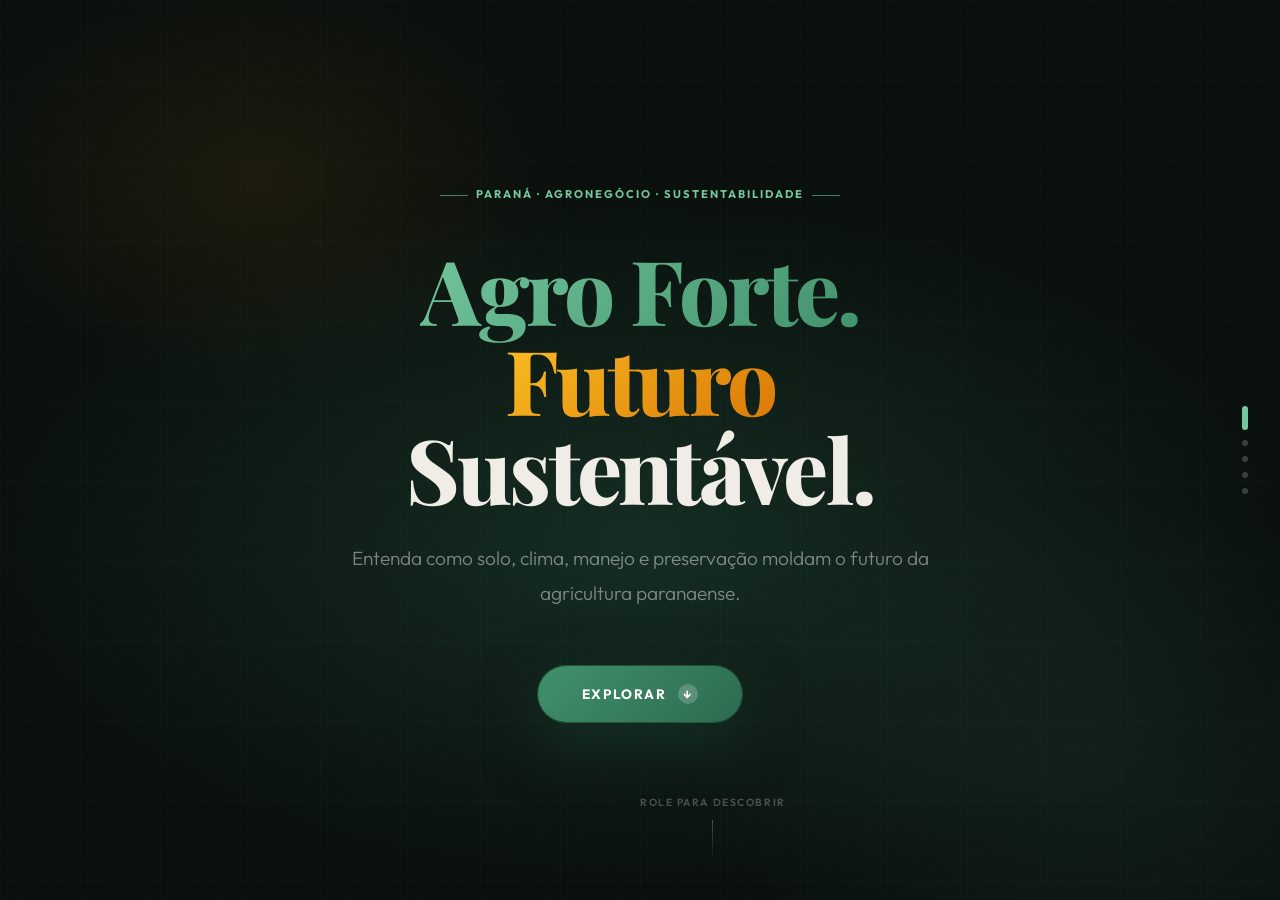
<file: index.html>
<!DOCTYPE html>
<html lang="pt-BR">
<head>
<meta charset="UTF-8">
<meta name="viewport" content="width=device-width, initial-scale=1.0">
<title>AgroField — Gestão Rural Sustentável</title>
<link rel="preconnect" href="https://fonts.googleapis.com">
<link href="https://fonts.googleapis.com/css2?family=Playfair+Display:wght@600;700;800&family=Outfit:wght@300;400;500;600;700&display=swap" rel="stylesheet">

  <link rel="stylesheet" href="style.css">
</head>
<body>

<!-- ══════════════════════════════════════════════════
     PÁGINA INTRO — EXPERIÊNCIA EDUCATIVA INICIAL
     ══════════════════════════════════════════════════ -->
<div class="page active" id="page-intro">

  <!-- PAGINAÇÃO LATERAL -->
  <nav class="intro-pagination" id="intro-pagination" aria-label="Navegação da introdução">
    <div class="intro-dot active" onclick="introScrollTo(0)" title="Início"></div>
    <div class="intro-dot" onclick="introScrollTo(1)" title="O Paraná"></div>
    <div class="intro-dot" onclick="introScrollTo(2)" title="Desafio"></div>
    <div class="intro-dot" onclick="introScrollTo(3)" title="Decisões"></div>
    <div class="intro-dot" onclick="introScrollTo(4)" title="Começar"></div>
  </nav>

  <div class="intro-scroller" id="intro-scroller">

    <!-- ─────── TELA 1: HERO ─────── -->
    <section class="intro-screen is-hero" id="is-1">
      <div class="is-hero-bg"></div>
      <div class="is-hero-grain"></div>
      <div class="is-hero-grid"></div>

      <div class="is-hero-content">
        <div class="is-hero-eyebrow">
          <div class="is-hero-eyebrow-line"></div>
          Paraná · Agronegócio · Sustentabilidade
          <div class="is-hero-eyebrow-line"></div>
        </div>

        <h1 class="is-hero-title">
          <span class="is-accent">Agro Forte.</span><br>
          <span class="is-accent2">Futuro</span> Sustentável.
        </h1>

        <p class="is-hero-sub">
          Entenda como solo, clima, manejo e preservação moldam o futuro da agricultura paranaense.
        </p>

        <button class="is-hero-btn" onclick="introScrollTo(1)">
          Explorar
          <div class="is-hero-btn-arrow">↓</div>
        </button>
      </div>

      <div class="is-scroll-hint">
        <span class="is-scroll-hint-text">Role para descobrir</span>
        <div class="is-scroll-line"></div>
      </div>
    </section>

    <!-- ─────── TELA 2: PARANÁ EM NÚMEROS ─────── -->
    <section class="intro-screen is-numeros" id="is-2">
      <div class="is-numeros-bg"></div>
      <div class="is-numeros-content">

        <div class="is-section-tag reveal-item">O território</div>
        <h2 class="is-section-heading reveal-item">
          O Paraná em <span class="is-h-accent">números</span>
        </h2>
        <p class="is-section-sub reveal-item">
          Um estado pequeno no mapa, gigante na produção. Conheça como o território paranaense é distribuído.
        </p>

        <div class="is-numeros-grid">
          <div class="is-num-card">
            <span class="is-num-icon">🌎</span>
            <div class="is-num-val"><span class="is-count" data-target="199">0</span><span class="is-num-unit">milhões ha</span></div>
            <div class="is-num-label">Território total do Paraná</div>
          </div>
          <div class="is-num-card">
            <span class="is-num-icon">🌾</span>
            <div class="is-num-val"><span class="is-count" data-target="78">0</span><span class="is-num-unit">milhões ha</span></div>
            <div class="is-num-label">Área agrícola cultivada</div>
          </div>
          <div class="is-num-card">
            <span class="is-num-icon">🐄</span>
            <div class="is-num-val"><span class="is-count" data-target="45">0</span><span class="is-num-unit">milhões ha</span></div>
            <div class="is-num-label">Área destinada à pecuária</div>
          </div>
          <div class="is-num-card">
            <span class="is-num-icon">🌳</span>
            <div class="is-num-val"><span class="is-count" data-target="50">0</span><span class="is-num-unit">milhões ha</span></div>
            <div class="is-num-label">Áreas naturais preservadas</div>
          </div>
        </div>

      </div>
    </section>

    <!-- ─────── TELA 3: DESAFIO DA PRODUÇÃO ─────── -->
    <section class="intro-screen is-desafio" id="is-3">
      <div class="is-desafio-bg"></div>
      <div class="is-desafio-content">

        <div class="is-desafio-layout">
          <div class="is-desafio-text">
            <div class="is-section-tag reveal-item">O equilíbrio</div>
            <h2 class="is-section-heading reveal-item">
              Produzir é importante.<br>
              <span class="is-h-accent">Preservar também.</span>
            </h2>
            <p class="is-section-sub reveal-item" style="margin-bottom:0">
              Uma propriedade rural precisa equilibrar produtividade, qualidade do solo, disponibilidade de água e preservação ambiental. Quatro pilares. Um único sistema.
            </p>
          </div>

          <div class="is-desafio-cards">
            <div class="is-d-card">
              <div class="is-d-card-icon g1">🌱</div>
              <div class="is-d-card-title">Solo</div>
              <div class="is-d-card-desc">A base de toda produção. Sua qualidade determina a produtividade por hectare.</div>
            </div>
            <div class="is-d-card">
              <div class="is-d-card-icon g2">💧</div>
              <div class="is-d-card-title">Água</div>
              <div class="is-d-card-desc">Recurso essencial e limitado. Uso eficiente reduz custo e impacto ambiental.</div>
            </div>
            <div class="is-d-card">
              <div class="is-d-card-icon g3">🌾</div>
              <div class="is-d-card-title">Produção</div>
              <div class="is-d-card-desc">Maximizar colheita sem degradar os recursos que tornam isso possível.</div>
            </div>
            <div class="is-d-card">
              <div class="is-d-card-icon g4">🌳</div>
              <div class="is-d-card-title">Preservação</div>
              <div class="is-d-card-desc">Manter a floresta é obrigação legal e investimento no futuro da propriedade.</div>
            </div>
          </div>
        </div>

      </div>
    </section>

    <!-- ─────── TELA 4: IMPACTO DAS DECISÕES ─────── -->
    <section class="intro-screen is-decisoes" id="is-4">
      <div class="is-decisoes-bg"></div>
      <div class="is-decisoes-content">

        <div class="is-section-tag reveal-item">As consequências</div>
        <h2 class="is-section-heading reveal-item">
          Cada decisão gera<br><span class="is-h-accent">consequências.</span>
        </h2>
        <p class="is-section-sub reveal-item" style="margin-bottom:0">
          Veja como escolhas simples no campo afetam produtividade, saúde do solo e meio ambiente.
        </p>

        <div class="is-decisoes-list">
          <div class="is-dec-item">
            <div class="is-dec-icon ok">🌱</div>
            <div class="is-dec-cause"><strong>Solo adequado ao cultivo</strong> — pH corrigido, boa estrutura física</div>
            <div class="is-dec-arrow">→</div>
            <div class="is-dec-effect"><span class="is-dec-effect-text pos">↑ Melhor produtividade</span></div>
          </div>
          <div class="is-dec-item">
            <div class="is-dec-icon warn">🧪</div>
            <div class="is-dec-cause"><strong>Excesso de fertilizantes</strong> — aplicação acima do recomendado</div>
            <div class="is-dec-arrow">→</div>
            <div class="is-dec-effect"><span class="is-dec-effect-text neg">↓ Impacto ambiental</span></div>
          </div>
          <div class="is-dec-item">
            <div class="is-dec-icon ok2">🔄</div>
            <div class="is-dec-cause"><strong>Rotação de culturas</strong> — alternância de espécies por safra</div>
            <div class="is-dec-arrow">→</div>
            <div class="is-dec-effect"><span class="is-dec-effect-text neu">↑ Solo mais saudável</span></div>
          </div>
          <div class="is-dec-item">
            <div class="is-dec-icon bad">🌳</div>
            <div class="is-dec-cause"><strong>Falta de área preservada</strong> — abaixo do mínimo legal</div>
            <div class="is-dec-arrow">→</div>
            <div class="is-dec-effect"><span class="is-dec-effect-text neg">↑ Risco de degradação</span></div>
          </div>
        </div>

      </div>
    </section>

    <!-- ─────── TELA 5: CTA FINAL ─────── -->
    <section class="intro-screen is-cta" id="is-5">
      <div class="is-cta-bg"></div>
      <div class="is-cta-rings">
        <div class="is-cta-ring"></div>
        <div class="is-cta-ring"></div>
        <div class="is-cta-ring"></div>
        <div class="is-cta-ring"></div>
      </div>

      <div class="is-cta-content">
        <div class="is-cta-eyebrow">
          <div class="is-cta-eyebrow-dot"></div>
          Pronto para começar
          <div class="is-cta-eyebrow-dot"></div>
        </div>

        <h2 class="is-cta-title">Agora é<br>sua vez.</h2>

        <p class="is-cta-sub">
          Simule uma propriedade rural do Paraná e descubra como diferentes decisões influenciam a produtividade e a sustentabilidade.
        </p>

        <button class="is-cta-btn" onclick="launchAnalise()">
          Iniciar Análise
          <span class="is-cta-btn-icon">→</span>
        </button>
      </div>
    </section>

  </div><!-- /intro-scroller -->
</div><!-- /page-intro -->


<!-- ────────────────── TOPBAR GLOBAL ────────────────── -->
<header class="topbar" id="topbar">
  <a class="topbar-logo" onclick="showPage('home')">
    <div class="topbar-logo-mark">🌾</div>
    <span class="topbar-logo-name">Agro<span>Field</span></span>
  </a>
  <nav class="topbar-nav">
    <button class="topbar-nav-btn active" id="nav-home" onclick="showPage('home')">Início</button>
    <button class="topbar-nav-btn" id="nav-analise" onclick="showPage('analise')">Analisar Propriedade</button>
    <button class="topbar-nav-btn" id="nav-historico" onclick="showPage('historico')">📋 Histórico de Plantio</button>
    <button class="topbar-nav-btn" id="nav-educativo" onclick="showPage('educativo')">Modo Educativo</button>
  </nav>
</header>

<!-- ══════════════════════════════════════════════════
     PÁGINA: HOME / LANDING
     ══════════════════════════════════════════════════ -->
<div class="page" id="page-home">

  <!-- HERO -->
  <section class="hero">
    <div class="hero-left">
      <div class="hero-badge">
        <div class="hero-badge-dot"></div>
        Plataforma de Gestão Rural Sustentável
      </div>

      <h1 class="hero-title">
        Produza mais.<br>
        <span class="line2">Preserve mais.</span>
      </h1>

      <p class="hero-subtitle">
        Analise sua propriedade com dados reais, receba diagnósticos técnicos precisos e descubra como equilibrar <strong>produtividade</strong> e <strong>preservação ambiental</strong>.
      </p>

      <div class="hero-actions">
        <button class="btn btn-verde btn-lg" onclick="showPage('analise')">
          🔬 Iniciar Análise da Propriedade
        </button>
        <button class="btn btn-outline-verde btn-lg" onclick="showPage('educativo')">
          📚 Modo Educativo
        </button>
      </div>

      <div class="hero-data-strip">
        <div class="hero-data-item">
          <div class="hero-data-num">13</div>
          <div class="hero-data-label">Culturas Analisadas</div>
        </div>
        <div class="hero-data-item">
          <div class="hero-data-num">35+</div>
          <div class="hero-data-label">Indicadores Técnicos</div>
        </div>
        <div class="hero-data-item">
          <div class="hero-data-num">∞</div>
          <div class="hero-data-label">Anos de Histórico</div>
        </div>
      </div>
    </div>

    <div class="hero-right">
      <div class="hero-visual">
        <div class="hero-visual-card">
          <div class="hvc-label">⚡ Diagnóstico em Tempo Real</div>
          <div class="hvc-row">
            <span class="hvc-metric-name">Uso de Água</span>
            <div class="hvc-bar-wrap"><div class="hvc-bar ok" style="width:72%"></div></div>
            <span class="hvc-value">720 mm</span>
          </div>
          <div class="hvc-row">
            <span class="hvc-metric-name">Fertilizante</span>
            <div class="hvc-bar-wrap"><div class="hvc-bar warn" style="width:88%"></div></div>
            <span class="hvc-value">528 kg/ha</span>
          </div>
          <div class="hvc-row">
            <span class="hvc-metric-name">Área Preservada</span>
            <div class="hvc-bar-wrap"><div class="hvc-bar ok" style="width:22%"></div></div>
            <span class="hvc-value">22 ha</span>
          </div>
          <div class="hvc-row">
            <span class="hvc-metric-name">Risco Erosão</span>
            <div class="hvc-bar-wrap"><div class="hvc-bar crit" style="width:65%"></div></div>
            <span class="hvc-value">Médio</span>
          </div>
        </div>
        <div class="hero-visual-card2">
          <div class="hvc2-item">
            <div class="hvc2-num">3.8<span class="hvc2-unit">t/ha</span></div>
            <div class="hvc2-label">Produção estimada</div>
          </div>
          <div class="hvc2-item">
            <div class="hvc2-num">68<span class="hvc2-unit">/100</span></div>
            <div class="hvc2-label">Score sustentabilidade</div>
          </div>
          <div class="hvc2-item">
            <div class="hvc2-num">+12%</div>
            <div class="hvc2-label">vs. convencional</div>
          </div>
          <div class="hvc2-item">
            <div class="hvc2-num">120<span class="hvc2-unit">ha</span></div>
            <div class="hvc2-label">Propriedade</div>
          </div>
        </div>
      </div>
    </div>
  </section>

  <!-- FEATURES -->
  <section class="features-section">
    <div class="container">
      <div class="section-eyebrow">Por que usar o AgroField</div>
      <h2 class="section-title">Mais do que um formulário.<br>Um <span class="accent">diagnóstico real.</span></h2>

      <div class="features-grid">
        <div class="feature-card">
          <div class="feature-icon verde">📊</div>
          <div class="feature-title">Dados Agronômicos Reais</div>
          <p class="feature-desc">Cada análise é baseada em referências técnicas reais: necessidade hídrica por cultura, dose de fertilizante recomendada, exigência legal de preservação e muito mais.</p>
        </div>
        <div class="feature-card">
          <div class="feature-icon ambar">🔍</div>
          <div class="feature-title">Diagnóstico Clínico</div>
          <p class="feature-desc">Nada de pontuações genéricas sem contexto. Cada indicador é comparado ao padrão ideal e você recebe uma explicação completa do que está errado e por quê.</p>
        </div>
        <div class="feature-card">
          <div class="feature-icon azul">💡</div>
          <div class="feature-title">Sugestões Práticas</div>
          <p class="feature-desc">Não apenas o problema, mas a solução. Reduzir X litros, reservar Y hectares, como implementar rotação — tudo explicado de forma prática e aplicável.</p>
        </div>
      </div>
    </div>
  </section>

  <!-- CTA FINAL -->
  <section class="home-cta">
    <div class="container-sm">
      <h2 class="home-cta-title">Pronto para analisar sua propriedade?</h2>
      <p class="home-cta-sub">Preencha os dados em 3 passos simples e receba um diagnóstico técnico completo em segundos.</p>
      <button class="btn btn-lg" onclick="showPage('analise')">
        🚀 Começar Análise Gratuita
      </button>
    </div>
  </section>
</div><!-- /page-home -->


<!-- ══════════════════════════════════════════════════
     PÁGINA: ANÁLISE — WIZARD 3 PASSOS
     ══════════════════════════════════════════════════ -->
<div class="page" id="page-analise">

  <div class="analise-header">
    <div class="container">
      <div class="analise-header-inner">
        <div class="section-eyebrow">Diagnóstico Técnico</div>
        <h1 class="analise-title">Análise da Propriedade</h1>
        <p class="analise-sub">Preencha os dados abaixo para receber um diagnóstico técnico completo sobre produtividade e sustentabilidade.</p>

        <div class="wizard-progress" style="margin-top:1.5rem">
          <div class="wizard-progress-fill" id="wizard-progress" style="width:33%"></div>
        </div>

        <!-- STEPPER -->
        <div class="stepper" id="stepper">
          <div class="step">
            <div class="step-circle active" id="sc-1">1</div>
            <div class="step-info">
              <div class="step-name active" id="sn-1">Propriedade</div>
              <div class="step-desc">Área, solo, localização</div>
            </div>
          </div>
          <div class="step-connector" id="stc-1"></div>
          <div class="step">
            <div class="step-circle" id="sc-2">2</div>
            <div class="step-info">
              <div class="step-name" id="sn-2">Produção</div>
              <div class="step-desc">Cultura, água, fertilizante</div>
            </div>
          </div>
          <div class="step-connector" id="stc-2"></div>
          <div class="step">
            <div class="step-circle" id="sc-3">3</div>
            <div class="step-info">
              <div class="step-name" id="sn-3">Meio Ambiente</div>
              <div class="step-desc">Preservação, práticas</div>
            </div>
          </div>
        </div>
      </div>
    </div>
  </div>

  <div class="wizard-body">
    <div class="container-sm">

      <!-- ─── PASSO 1: PROPRIEDADE ──────────────────── -->
      <div class="wizard-step-panel active" id="step-panel-1">

        <div class="form-section">
          <div class="form-section-title"><span>🗺️</span> Informações da Propriedade</div>
          <p class="form-section-desc">Dados básicos sobre o tamanho e características do solo da sua propriedade.</p>

          <div class="form-row form-row-2">
            <div class="form-field" id="field-hectares">
              <label class="form-label">
                Área Total da Propriedade <span class="required-mark">*</span>
              </label>
              <div class="form-input-group">
                <input type="number" id="inp-hectares" placeholder="Ex: 150" min="1" max="100000">
                <span class="form-input-unit">hectares (ha)</span>
              </div>
              <span class="field-error">Por favor, informe a área total.</span>
              <span class="form-hint">Área total registrada no CAR ou escritura.</span>
            </div>

            <div class="form-field" id="field-nome">
              <label class="form-label">Nome da Propriedade <span style="font-weight:400;color:var(--texto-suave)">(opcional)</span></label>
              <input type="text" class="form-input" id="inp-nome" placeholder='Ex: "Fazenda Santa Cruz"'>
            </div>
          </div>
        </div>

        <div class="form-section">
          <div class="form-section-title"><span>🌍</span> Solo da Propriedade</div>
          <p class="form-section-desc">Selecione o solo predominante. Se você já escolheu uma região, os solos típicos dela estão destacados.</p>

          <!-- Sugestão dinâmica baseada na região -->
          <div id="solo-sugestao-regiao" style="display:none" class="solo-sugestao-box"></div>

          <div class="form-field" id="field-solo">
            <label class="form-label">Solo predominante da propriedade <span class="required-mark">*</span></label>
            <div class="solo-parana-grid" id="solo-parana-grid">
              <button class="solo-card-btn" data-val="terra_roxa" onclick="selectSoloParana(this)">
                <span class="solo-card-emoji">🔴</span>
                <div class="solo-card-nome">Terra Roxa</div>
                <div class="solo-card-tipo">Argiloso · Alta fertilidade</div>
                <div class="solo-card-regiao-tag" id="stag-terra_roxa"></div>
              </button>
              <button class="solo-card-btn" data-val="latossolo_v" onclick="selectSoloParana(this)">
                <span class="solo-card-emoji">🟤</span>
                <div class="solo-card-nome">Latossolo Vermelho</div>
                <div class="solo-card-tipo">Argiloso · Boa estrutura</div>
                <div class="solo-card-regiao-tag" id="stag-latossolo_v"></div>
              </button>
              <button class="solo-card-btn" data-val="nitossolo_b" onclick="selectSoloParana(this)">
                <span class="solo-card-emoji">🟣</span>
                <div class="solo-card-nome">Nitossolo / Latossolo Bruno</div>
                <div class="solo-card-tipo">Misto · Fertilidade moderada</div>
                <div class="solo-card-regiao-tag" id="stag-nitossolo_b"></div>
              </button>
              <button class="solo-card-btn" data-val="cambissolo" onclick="selectSoloParana(this)">
                <span class="solo-card-emoji">🔵</span>
                <div class="solo-card-nome">Cambissolo</div>
                <div class="solo-card-tipo">Misto · Solo raso</div>
                <div class="solo-card-regiao-tag" id="stag-cambissolo"></div>
              </button>
              <button class="solo-card-btn" data-val="neossolo_ar" onclick="selectSoloParana(this)">
                <span class="solo-card-emoji">🟡</span>
                <div class="solo-card-nome">Neossolo Arenoso</div>
                <div class="solo-card-tipo">Arenoso · Baixa retenção</div>
                <div class="solo-card-regiao-tag" id="stag-neossolo_ar"></div>
              </button>
              <button class="solo-card-btn" data-val="gleissolo" onclick="selectSoloParana(this)">
                <span class="solo-card-emoji">💙</span>
                <div class="solo-card-nome">Gleissolo / Hidromórfico</div>
                <div class="solo-card-tipo">Argiloso · Risco encharcamento</div>
                <div class="solo-card-regiao-tag" id="stag-gleissolo"></div>
              </button>
            </div>
            <span class="field-error">Selecione o tipo de solo.</span>

            <!-- Detalhe do solo selecionado -->
            <div id="solo-detalhe-box" style="display:none" class="solo-detalhe-box"></div>
          </div>
        </div>

        <div class="form-section">
          <div class="form-section-title"><span>📍</span> Região da Propriedade no Paraná</div>
          <p class="form-section-desc">A região determina o bioma, o clima e os riscos específicos da sua propriedade. Isso influencia diretamente o diagnóstico e o score final.</p>

          <div class="form-field" id="field-regiao">
            <label class="form-label">Selecione a região <span class="required-mark">*</span></label>
            <div class="regiao-grid" id="regiao-grid">
              <button class="regiao-btn" data-val="norte_noroeste" onclick="selectRegiao(this)">
                <span class="regiao-btn-emoji">🌾</span>
                <span class="regiao-btn-nome">Norte / Noroeste</span>
                <span class="regiao-btn-sub">Terra Roxa · Alta fertilidade</span>
              </button>
              <button class="regiao-btn" data-val="oeste" onclick="selectRegiao(this)">
                <span class="regiao-btn-emoji">🌽</span>
                <span class="regiao-btn-nome">Oeste</span>
                <span class="regiao-btn-sub">Latossolo · Grãos</span>
              </button>
              <button class="regiao-btn" data-val="centro_sul" onclick="selectRegiao(this)">
                <span class="regiao-btn-emoji">🌳</span>
                <span class="regiao-btn-nome">Centro-Sul</span>
                <span class="regiao-btn-sub">Araucárias · Invernos frios</span>
              </button>
              <button class="regiao-btn" data-val="sul" onclick="selectRegiao(this)">
                <span class="regiao-btn-emoji">🌲</span>
                <span class="regiao-btn-nome">Sul</span>
                <span class="regiao-btn-sub">Clima frio · Vinicultura</span>
              </button>
              <button class="regiao-btn" data-val="litoral" onclick="selectRegiao(this)">
                <span class="regiao-btn-emoji">🌊</span>
                <span class="regiao-btn-nome">Litoral</span>
                <span class="regiao-btn-sub">Mata Atlântica · Alta umidade</span>
              </button>
            </div>
            <span class="field-error">Selecione a região da propriedade.</span>
          </div>

          <!-- INFO BOX REGIÃO (aparece após seleção) -->
          <div class="regiao-info-box" id="regiao-info-box" style="display:none"></div>
        </div>

        <div class="wizard-nav">
          <span class="wizard-nav-info">Passo 1 de 3</span>
          <button class="btn-next" onclick="goStep(2)">
            Próximo: Produção →
          </button>
        </div>
      </div><!-- /step1 -->


      <!-- ─── PASSO 2: PRODUÇÃO ──────────────────────── -->
      <div class="wizard-step-panel" id="step-panel-2">

        <div class="form-section">
          <div class="form-section-title"><span>🌱</span> Culturas da Propriedade</div>
          <p class="form-section-desc">Adicione todas as culturas cultivadas simultaneamente e informe a área dedicada a cada uma. A soma não pode ultrapassar a área total da propriedade.</p>

          <!-- CULTURAS JÁ ADICIONADAS -->
          <div class="culturas-adicionadas" id="culturas-adicionadas">
            <!-- preenchido via JS -->
          </div>

          <!-- PAINEL PARA ADICIONAR -->
          <div class="add-cultura-panel" id="add-cultura-panel">
            <div class="add-cultura-row">
              <div>
                <div class="add-cultura-label">Selecionar cultura</div>
                <div class="select-wrapper">
                  <select class="form-select" id="sel-nova-cultura" style="font-size:.9rem">
                    <option value="">— Escolha uma cultura —</option>
                    <option value="soja">🌱 Soja</option>
                    <option value="milho">🌽 Milho</option>
                    <option value="trigo">🌾 Trigo</option>
                    <option value="feijao">🫘 Feijão</option>
                    <option value="laranja">🍊 Laranja</option>
                    <option value="hortalicas">🥬 Hortaliças</option>
                    <option value="tabaco">🚬 Tabaco</option>
                    <option value="cafe">☕ Café</option>
                    <option value="uva">🍇 Uva</option>
                    <option value="morango">🍓 Morango</option>
                    <option value="algodao">🤍 Algodão</option>
                    <option value="cana">🎋 Cana-de-açúcar</option>
                    <option value="arroz">🍚 Arroz</option>
                  </select>
                </div>
              </div>
              <div>
                <div class="add-cultura-label">Área (ha)</div>
                <div class="form-input-group" style="width:120px">
                  <input type="number" id="inp-nova-area" placeholder="Ex: 50" min="1" style="font-size:.9rem">
                  <span class="form-input-unit">ha</span>
                </div>
              </div>
              <button class="btn-add-cultura" onclick="adicionarCultura()" id="btn-add-cultura">
                ＋ Adicionar
              </button>
            </div>
          </div>

          <!-- BARRA DE DISTRIBUIÇÃO DE ÁREA -->
          <div class="area-distribuicao" id="area-distribuicao" style="display:none">
            <div class="area-dist-header">
              <span class="area-dist-title">📐 Distribuição de área</span>
              <span class="area-dist-total" id="area-dist-total">0 ha</span>
            </div>
            <div class="area-dist-bar-bg">
              <div class="area-dist-bar-fill" id="area-dist-fill" style="width:0%"></div>
            </div>
            <div class="area-dist-legenda">
              <span id="area-dist-usado">0 ha usados</span>
              <span id="area-dist-restante">— ha livres</span>
              <span id="area-dist-max">Total: — ha</span>
            </div>
            <div class="area-dist-culturas-pct" id="area-dist-chips"></div>
            <div class="area-dist-erro" id="area-dist-erro">⚠️ A soma das culturas ultrapassa a área disponível da propriedade.</div>
          </div>

          <!-- CAIXA DE INTERAÇÃO ENTRE CULTURAS -->
          <div class="culturas-interacao-box" id="culturas-interacao-box">
            <div class="ci-header">🔬 Análise de combinação</div>
            <div class="ci-items" id="ci-items"></div>
          </div>

          <div class="field-error" id="field-culturas-erro" style="display:none;margin-top:.75rem">Adicione pelo menos uma cultura para continuar.</div>
        </div>

        <div class="form-section">
          <div class="form-section-title"><span>💧</span> Uso de Água</div>
          <p class="form-section-desc">Informe o total médio de água aplicada por irrigação por hectare durante toda a safra. O sistema calculará com base nas necessidades de todas as culturas informadas.</p>

          <div class="form-row form-row-2">
            <div class="form-field" id="field-agua">
              <label class="form-label">
                Água de irrigação aplicada <span class="required-mark">*</span>
                <span class="form-label-hint" data-tooltip="Inclui todas as irrigações da safra. 1 mm = 10.000 litros por hectare.">ℹ️ O que é mm?</span>
              </label>
              <div class="form-input-group">
                <input type="number" id="inp-agua" placeholder="Ex: 450" min="0" max="3000">
                <span class="form-input-unit">mm / safra</span>
              </div>
              <span class="field-error">Informe o consumo de água.</span>
              <div class="form-hint" id="agua-ref-hint" style="margin-top:8px">Adicione culturas para ver a referência ponderada.</div>
            </div>

            <div class="form-field">
              <label class="form-label">Fonte de irrigação principal</label>
              <div class="select-wrapper">
                <select class="form-select" id="inp-irrigacao-fonte">
                  <option value="poco">Poço artesiano</option>
                  <option value="rio">Rio / córrego</option>
                  <option value="represa">Represa / açude</option>
                  <option value="chuva">Apenas chuva (sequeiro)</option>
                  <option value="pivô">Pivô central</option>
                </select>
              </div>
            </div>
          </div>
        </div>

        <div class="form-section">
          <div class="form-section-title"><span>🧪</span> Fertilizantes</div>
          <p class="form-section-desc">Quantidade total de fertilizantes NPK aplicados por hectare na safra (incluindo adubação de base + cobertura).</p>

          <div class="form-row form-row-2">
            <div class="form-field" id="field-fertiliz">
              <label class="form-label">Fertilizante NPK total <span class="required-mark">*</span></label>
              <div class="form-input-group">
                <input type="number" id="inp-fertiliz" placeholder="Ex: 380" min="0" max="2000">
                <span class="form-input-unit">kg / ha</span>
              </div>
              <span class="field-error">Informe a quantidade de fertilizante.</span>
              <div class="form-hint" id="fertiliz-ref-hint" style="margin-top:8px">Adicione culturas para ver a referência ponderada.</div>
            </div>

            <div class="form-field">
              <label class="form-label">Tipo de fertilizante predominante</label>
              <div class="select-wrapper">
                <select class="form-select" id="inp-fertiliz-tipo">
                  <option value="quimico">Químico (NPK formulado)</option>
                  <option value="organico">Orgânico (composto, torta)</option>
                  <option value="misto">Misto (químico + orgânico)</option>
                  <option value="biofertilizante">Biofertilizante / inoculante</option>
                </select>
              </div>
            </div>
          </div>
        </div>

        <div class="wizard-nav">
          <button class="btn-prev" onclick="goStep(1)">← Voltar</button>
          <span class="wizard-nav-info">Passo 2 de 3</span>
          <button class="btn-next" onclick="goStep(3)">Próximo: Meio Ambiente →</button>
        </div>
      </div><!-- /step2 -->


      <!-- ─── PASSO 3: MEIO AMBIENTE ──────────────────── -->
      <div class="wizard-step-panel" id="step-panel-3">

        <div class="form-section">
          <div class="form-section-title"><span>🌳</span> Área de Preservação</div>
          <p class="form-section-desc">O Código Florestal Brasileiro (Lei 12.651/2012) exige que propriedades rurais mantenham uma Reserva Legal mínima de <strong>20%</strong> da área total em biomas fora da Amazônia.</p>

          <div class="form-row form-row-2">
            <div class="form-field" id="field-pres">
              <label class="form-label">Área preservada atual <span class="required-mark">*</span></label>
              <div class="form-input-group">
                <input type="number" id="inp-pres" placeholder="Ex: 30" min="0">
                <span class="form-input-unit">hectares (ha)</span>
              </div>
              <span class="field-error">Informe a área preservada.</span>
              <div class="form-hint" id="pres-ref-hint">Inclui Reserva Legal + APPs (margens de rios, encostas, etc.).</div>
            </div>

            <div class="form-field">
              <label class="form-label">Bioma onde está a propriedade</label>
              <div class="select-wrapper">
                <select class="form-select" id="inp-bioma">
                  <option value="cerrado">Cerrado (mín. 20%)</option>
                  <option value="mata_atlantica">Mata Atlântica (mín. 20%)</option>
                  <option value="amazonia">Amazônia (mín. 80%)</option>
                  <option value="caatinga">Caatinga (mín. 20%)</option>
                  <option value="pampa">Pampa (mín. 20%)</option>
                </select>
              </div>
            </div>
          </div>
        </div>

        <div class="form-section">
          <div class="form-section-title"><span>♻️</span> Práticas Sustentáveis</div>
          <p class="form-section-desc">Informe as práticas de manejo que você já adota. Cada prática melhora a saúde do solo e reduz o impacto ambiental.</p>

          <div style="display:flex;flex-direction:column;gap:1.25rem">

            <div class="form-field">
              <label class="form-label">Rotação de culturas</label>
              <div class="toggle-pair" id="toggle-rotacao">
                <button class="toggle-opt" data-val="sim" onclick="selectToggle('rotacao', this)">✅ Sim, aplico rotação</button>
                <button class="toggle-opt" data-val="nao" onclick="selectToggle('rotacao', this)">❌ Não, monocultura</button>
              </div>
              <p class="form-hint" style="margin-top:8px">Rotação = alternar culturas diferentes na mesma área a cada safra.</p>
            </div>

            <div class="form-field">
              <label class="form-label">Cobertura do solo no entre-safra</label>
              <div class="toggle-pair" id="toggle-cobertura">
                <button class="toggle-opt" data-val="sim" onclick="selectToggle('cobertura', this)">✅ Sim, plantio de cobertura</button>
                <button class="toggle-opt" data-val="nao" onclick="selectToggle('cobertura', this)">❌ Solo exposto</button>
              </div>
              <p class="form-hint" style="margin-top:8px">Plantas de cobertura (braquiária, crotalária, etc.) protegem o solo da erosão.</p>
            </div>

            <div class="form-field">
              <label class="form-label">Sistema de irrigação utilizado</label>
              <div class="select-wrapper">
                <select class="form-select" id="inp-irrig-sistema">
                  <option value="gotejamento">💧 Gotejamento (mais eficiente — 90–95%)</option>
                  <option value="microaspersao">🔵 Microaspersão (80–85%)</option>
                  <option value="aspersao">💦 Aspersão convencional (65–75%)</option>
                  <option value="pivo">🔄 Pivô central (75–80%)</option>
                  <option value="inundacao">🌊 Inundação / sulcos (40–50%)</option>
                  <option value="nenhum">🌧️ Sem irrigação (sequeiro)</option>
                </select>
              </div>
            </div>
          </div>
        </div>

        <div class="wizard-nav">
          <button class="btn-prev" onclick="goStep(2)">← Voltar</button>
          <span class="wizard-nav-info">Passo 3 de 3</span>
          <button class="btn-next" id="btn-gerar" onclick="gerarDiagnostico()" style="background:var(--ambar-claro)">
            ⚡ Gerar Diagnóstico Completo
          </button>
        </div>
      </div><!-- /step3 -->

    </div><!-- /container-sm -->
  </div><!-- /wizard-body -->
</div><!-- /page-analise -->


<!-- ══════════════════════════════════════════════════
     PÁGINA: RESULTADO
     ══════════════════════════════════════════════════ -->
<div class="page" id="page-resultado">

  <div class="resultado-header">
    <div class="container">
      <div class="resultado-header-inner">
        <div class="resultado-fazenda" id="res-fazenda-label">DIAGNÓSTICO TÉCNICO</div>
        <h1 class="resultado-titulo" id="res-titulo">Relatório de Sustentabilidade</h1>
        <p class="resultado-meta" id="res-meta">Análise gerada com base nos dados informados</p>

        <!-- SCORE BANNER -->
        <div class="score-banner">
          <div class="score-ring-wrap">
            <svg viewBox="0 0 100 100">
              <circle class="score-ring-bg" cx="50" cy="50" r="42"/>
              <circle class="score-ring-fill" id="score-ring-fill" cx="50" cy="50" r="42" transform="rotate(-90 50 50)"/>
            </svg>
            <div class="score-ring-num">
              <div class="score-num" id="res-score-num">0</div>
              <div class="score-denom">/100</div>
            </div>
          </div>

          <div class="score-info">
            <div class="score-classif-badge" id="res-classif-badge">—</div>
            <div class="score-headline" id="res-headline">—</div>
            <div class="score-summary" id="res-summary">—</div>
          </div>

          <div class="score-stats">
            <div class="score-stat">
              <div class="score-stat-val" id="res-stat-producao">—</div>
              <div class="score-stat-unit">t/ha</div>
              <div class="score-stat-label">Produção Est.</div>
            </div>
            <div class="score-stat">
              <div class="score-stat-val" id="res-stat-agua">—</div>
              <div class="score-stat-unit">mm</div>
              <div class="score-stat-label">Água usada</div>
            </div>
            <div class="score-stat">
              <div class="score-stat-val" id="res-stat-pres">—</div>
              <div class="score-stat-unit">ha</div>
              <div class="score-stat-label">Preservados</div>
            </div>
          </div>
        </div>
      </div>
    </div>
  </div>

  <!-- CORPO DO RESULTADO -->
  <div class="resultado-body">
    <div class="container">

      <!-- AÇÕES -->
      <div class="resultado-actions">
        <button class="btn btn-verde btn-sm" onclick="showPage('analise')">← Nova Análise</button>
        <button class="btn btn-outline-verde btn-sm" onclick="window.print()">🖨️ Imprimir Relatório</button>
        <button class="btn btn-sm" style="background:var(--bege);color:var(--verde);border:1.5px solid var(--borda)" onclick="showPage('educativo')">📚 Ver Conteúdo Educativo</button>
      </div>

      <div class="resultado-main">
        <!-- COLUNA PRINCIPAL -->
        <div>

          <!-- ★ DIAGNÓSTICO INTEGRADO FEATURED (novo) -->
          <div id="diag-integrado-featured"></div>

          <div id="diag-grid-container"></div>

          <!-- PRODUÇÃO ESTIMADA -->
          <div class="producao-card">
            <div class="producao-card-title">🌾 Produção Estimada</div>
            <div class="producao-numbers" id="producao-numbers"></div>
            <div id="producao-obs" style="margin-top:1.25rem;font-size:.85rem;color:var(--texto-suave);line-height:1.65"></div>
          </div>

          <!-- COMO CHEGAMOS A ESTE RESULTADO -->
          <div class="diag-card" id="como-chegamos-card">
            <div class="diag-card-header">
              <div class="diag-card-icon" style="background:#eff6ff">🔍</div>
              <div>
                <div class="diag-card-title">Como chegamos a este resultado?</div>
                <div class="diag-card-sub">Transparência total: veja o peso de cada fator no score final</div>
              </div>
            </div>
            <div class="diag-card-body">
              <div id="como-chegamos-linhas"></div>
              <div class="cc-score-final" id="cc-score-final"></div>
            </div>
          </div>
        </div>

        <!-- SIDEBAR -->
        <div class="resultado-sidebar">
          <!-- RESUMO RÁPIDO -->
          <div class="sidebar-card">
            <div class="sidebar-card-title">📋 Resumo da Propriedade</div>
            <div id="resumo-rapido"></div>
          </div>

          <!-- STATUS AMBIENTAL -->
          <div class="sidebar-card">
            <div class="sidebar-card-title">🌿 Status Ambiental</div>
            <div id="status-ambiental"></div>
          </div>

          <!-- SCORE POR DIMENSÃO -->
          <div class="sidebar-card">
            <div class="sidebar-card-title">📊 Score por Dimensão</div>
            <div class="radar-simple" id="radar-dimensoes"></div>
          </div>
        </div>
      </div>
    </div>
  </div>
</div><!-- /page-resultado -->


<!-- ══════════════════════════════════════════════════
     PÁGINA: HISTÓRICO DE PLANTIO
     ══════════════════════════════════════════════════ -->
<div class="page" id="page-historico">

  <!-- HEADER -->
  <div class="hist-hero">
    <div class="container">
      <div class="hist-hero-inner">
        <div class="section-eyebrow">Gestão Temporal</div>
        <h1 class="section-title">Histórico de <span class="accent">Plantio</span></h1>
        <p class="section-body">Registre o que foi cultivado ao longo dos anos e descubra como o manejo acumulado impacta a saúde do solo e a produtividade da sua propriedade.</p>
        <button class="btn btn-verde" onclick="abrirModalHistorico()">＋ Adicionar Registro de Plantio</button>
      </div>
    </div>
  </div>

  <!-- DASHBOARD DO HISTÓRICO -->
  <div class="hist-dashboard" id="hist-dashboard">
    <div class="container">

      <!-- KPI CARDS -->
      <div class="hist-kpi-grid" id="hist-kpi-grid">
        <div class="hist-kpi-card">
          <div class="hist-kpi-icon">📋</div>
          <div class="hist-kpi-val" id="hkpi-registros">0</div>
          <div class="hist-kpi-label">Registros de Plantio</div>
        </div>
        <div class="hist-kpi-card">
          <div class="hist-kpi-icon">📅</div>
          <div class="hist-kpi-val" id="hkpi-anos">0</div>
          <div class="hist-kpi-label">Anos Registrados</div>
        </div>
        <div class="hist-kpi-card">
          <div class="hist-kpi-icon">🌾</div>
          <div class="hist-kpi-val" id="hkpi-culturas">—</div>
          <div class="hist-kpi-label">Cultura mais cultivada</div>
        </div>
        <div class="hist-kpi-card">
          <div class="hist-kpi-icon">🔄</div>
          <div class="hist-kpi-val" id="hkpi-rotacao">—</div>
          <div class="hist-kpi-label">Índice de Rotação</div>
        </div>
        <div class="hist-kpi-card">
          <div class="hist-kpi-icon">🌱</div>
          <div class="hist-kpi-val" id="hkpi-saude">—</div>
          <div class="hist-kpi-label">Saúde do Solo</div>
        </div>
        <div class="hist-kpi-card">
          <div class="hist-kpi-icon">📈</div>
          <div class="hist-kpi-val" id="hkpi-tendencia">—</div>
          <div class="hist-kpi-label">Tendência</div>
        </div>
      </div>

      <!-- ANÁLISE + TIMELINE -->
      <div class="hist-main-grid">

        <!-- PAINEL ESQUERDO: ANÁLISE INTELIGENTE -->
        <div class="hist-analise-panel" id="hist-analise-panel">
          <div class="hist-panel-title">🔬 Diagnóstico do Histórico</div>
          <div id="hist-analise-content">
            <div class="hist-empty-state">
              <div class="hist-empty-icon">📭</div>
              <div class="hist-empty-title">Nenhum registro ainda</div>
              <div class="hist-empty-desc">Adicione ao menos 2 anos de histórico para gerar a análise inteligente da sua propriedade.</div>
            </div>
          </div>
        </div>

        <!-- PAINEL DIREITO: LINHA DO TEMPO -->
        <div class="hist-timeline-panel">
          <div class="hist-panel-title">📅 Linha do Tempo</div>
          <div id="hist-timeline">
            <div class="hist-empty-state">
              <div class="hist-empty-icon">🗓️</div>
              <div class="hist-empty-title">Nenhum ano registrado</div>
              <div class="hist-empty-desc">Adicione registros para visualizar a evolução da propriedade ao longo dos anos.</div>
            </div>
          </div>
        </div>
      </div>

      <!-- TABELA DE REGISTROS -->
      <div class="hist-table-section">
        <div class="hist-table-header">
          <div class="hist-panel-title" style="margin-bottom:0">📄 Todos os Registros</div>
          <div class="hist-filtros">
            <div class="select-wrapper" style="min-width:130px">
              <select id="filtro-ano" class="form-select" onchange="renderTabelaHistorico()" style="font-size:.82rem;padding:8px 30px 8px 10px">
                <option value="">Todos os anos</option>
              </select>
            </div>
            <div class="select-wrapper" style="min-width:150px">
              <select id="filtro-cultura" class="form-select" onchange="renderTabelaHistorico()" style="font-size:.82rem;padding:8px 30px 8px 10px">
                <option value="">Todas as culturas</option>
              </select>
            </div>
            <div class="select-wrapper" style="min-width:140px">
              <select id="filtro-solo" class="form-select" onchange="renderTabelaHistorico()" style="font-size:.82rem;padding:8px 30px 8px 10px">
                <option value="">Todos os solos</option>
                <option value="argiloso">Argiloso</option>
                <option value="arenoso">Arenoso</option>
                <option value="misto">Misto (Franco)</option>
              </select>
            </div>
          </div>
        </div>
        <div id="hist-tabela-wrapper">
          <div class="hist-empty-state" style="padding:3rem">
            <div class="hist-empty-icon">📋</div>
            <div class="hist-empty-title">Sem registros para exibir</div>
            <div class="hist-empty-desc">Comece adicionando o histórico produtivo da sua propriedade.</div>
            <button class="btn btn-verde" style="margin-top:1.25rem" onclick="abrirModalHistorico()">＋ Adicionar Primeiro Registro</button>
          </div>
        </div>
      </div>

      <!-- SEÇÃO EDUCATIVA DO HISTÓRICO -->
      <div class="hist-edu-section">
        <div class="hist-panel-title">📚 Por que o Histórico Importa?</div>
        <div class="hist-edu-grid">
          <div class="hist-edu-card">
            <div class="hist-edu-icon">🔄</div>
            <div class="hist-edu-title">Rotação de Culturas</div>
            <div class="hist-edu-text">Plantar a mesma cultura no mesmo local por vários anos seguidos esgota os nutrientes específicos que ela consome, favorece o acúmulo de pragas e doenças adaptadas àquela planta e degrada a estrutura do solo. A rotação quebra esse ciclo: cada cultura tem um perfil nutricional diferente, e algumas (como soja e feijão) ainda <em>devolvem</em> nitrogênio ao solo via fixação biológica.</div>
          </div>
          <div class="hist-edu-card">
            <div class="hist-edu-icon">🧪</div>
            <div class="hist-edu-title">Carga Química Acumulada</div>
            <div class="hist-edu-text">Fertilizantes e defensivos em excesso não "desaparecem" no solo. O fósforo se acumula em formas indisponíveis para as plantas. O nitrato lixivia para o lençol freático. Fungicidas e herbicidas em excesso destroem a microfauna do solo — os organismos que garantem sua fertilidade natural. Rastrear o histórico de insumos ajuda a identificar onde há excesso antes que o dano se torne irreversível.</div>
          </div>
          <div class="hist-edu-card">
            <div class="hist-edu-icon">📉</div>
            <div class="hist-edu-title">Desgaste do Solo</div>
            <div class="hist-edu-text">Um solo degradado produz cada vez menos mesmo com mais insumos — como tentar encher um balde furado. O histórico revela se há uma tendência de queda de produtividade mesmo com investimentos crescentes, sinal claro de degradação. A solução começa pelo diagnóstico: saber o que foi feito no passado é o primeiro passo para reverter o processo.</div>
          </div>
          <div class="hist-edu-card">
            <div class="hist-edu-icon">🌱</div>
            <div class="hist-edu-title">Recuperação e Resiliência</div>
            <div class="hist-edu-text">Propriedades com bom histórico de rotação, cobertura do solo e uso equilibrado de insumos se recuperam mais rapidamente de eventos climáticos extremos como secas ou geadas. O solo vivo e estruturado retém mais água, resiste à erosão e mantém a produção mesmo em anos adversos. Isso é resiliência agronômica — e começa com boas decisões registradas ano a ano.</div>
          </div>
        </div>
      </div>

    </div>
  </div>
</div><!-- /page-historico -->


<!-- MODAL: ADICIONAR / EDITAR REGISTRO DE PLANTIO -->
<div class="modal-overlay" id="modal-historico" onclick="fecharModalHistorico(event)">
  <div class="modal-box" id="modal-historico-box">
    <div class="modal-header">
      <div class="modal-title" id="modal-hist-title">＋ Novo Registro de Plantio</div>
      <button class="modal-close" onclick="fecharModalHistorico()">✕</button>
    </div>
    <div class="modal-body">
      <input type="hidden" id="mh-id">

      <div class="form-row form-row-2">
        <div class="form-field">
          <label class="form-label">Ano <span class="required-mark">*</span></label>
          <div class="form-input-group">
            <input type="number" id="mh-ano" placeholder="Ex: 2023" min="1900" max="2030">
            <span class="form-input-unit">ano</span>
          </div>
        </div>
        <div class="form-field">
          <label class="form-label">Safra / Período <span class="required-mark">*</span></label>
          <div class="select-wrapper">
            <select id="mh-safra" class="form-select">
              <option value="">— Selecione —</option>
              <option value="verao">☀️ Verão (Safra Principal)</option>
              <option value="inverno">❄️ Inverno (Safrinha)</option>
              <option value="anual">📅 Anual (Cultura perene)</option>
              <option value="1sem">1º Semestre</option>
              <option value="2sem">2º Semestre</option>
            </select>
          </div>
        </div>
      </div>

      <div class="form-row form-row-2">
        <div class="form-field">
          <label class="form-label">Cultura <span class="required-mark">*</span></label>
          <div class="select-wrapper">
            <select id="mh-cultura" class="form-select">
              <option value="">— Selecione —</option>
              <option value="soja">🌱 Soja</option>
              <option value="milho">🌽 Milho</option>
              <option value="trigo">🌾 Trigo</option>
              <option value="feijao">🫘 Feijão</option>
              <option value="laranja">🍊 Laranja</option>
              <option value="hortalicas">🥬 Hortaliças</option>
              <option value="tabaco">🚬 Tabaco</option>
              <option value="cafe">☕ Café</option>
              <option value="uva">🍇 Uva</option>
              <option value="morango">🍓 Morango</option>
              <option value="algodao">🤍 Algodão</option>
              <option value="cana">🎋 Cana-de-açúcar</option>
              <option value="arroz">🍚 Arroz</option>
              <option value="pastagem">🐄 Pastagem/Pousio</option>
              <option value="cobertura">🌿 Cobertura Verde</option>
            </select>
          </div>
        </div>
        <div class="form-field">
          <label class="form-label">Área Cultivada</label>
          <div class="form-input-group">
            <input type="number" id="mh-area" placeholder="Ex: 80" min="0">
            <span class="form-input-unit">ha</span>
          </div>
        </div>
      </div>

      <div class="form-row form-row-2">
        <div class="form-field">
          <label class="form-label">Tipo de Solo</label>
          <div class="select-wrapper">
            <select id="mh-solo" class="form-select">
              <option value="">— Selecione —</option>
              <option value="argiloso">🟤 Argiloso</option>
              <option value="arenoso">🟡 Arenoso</option>
              <option value="misto">🔵 Misto (Franco)</option>
            </select>
          </div>
        </div>
        <div class="form-field">
          <label class="form-label">Sistema Hídrico</label>
          <div class="select-wrapper">
            <select id="mh-hidrico" class="form-select">
              <option value="sequeiro">🌧️ Sequeiro (Chuva)</option>
              <option value="irrigado">💧 Irrigado</option>
            </select>
          </div>
        </div>
      </div>

      <div class="form-row form-row-2">
        <div class="form-field">
          <label class="form-label">Tipo de Fertilizante</label>
          <div class="select-wrapper">
            <select id="mh-fertiliz-tipo" class="form-select">
              <option value="quimico">🧪 Químico (NPK)</option>
              <option value="organico">🌿 Orgânico</option>
              <option value="misto">🔀 Misto</option>
              <option value="biofertilizante">🦠 Biofertilizante</option>
              <option value="nenhum">❌ Nenhum</option>
            </select>
          </div>
        </div>
        <div class="form-field">
          <label class="form-label">Quantidade de Fertilizante</label>
          <div class="form-input-group">
            <input type="number" id="mh-fertiliz-qtd" placeholder="Ex: 380" min="0">
            <span class="form-input-unit">kg/ha</span>
          </div>
        </div>
      </div>

      <div class="form-row form-row-2">
        <div class="form-field">
          <label class="form-label">Tipo de Defensivo</label>
          <div class="select-wrapper">
            <select id="mh-defensivo-tipo" class="form-select">
              <option value="nenhum">❌ Nenhum / Mínimo</option>
              <option value="biologico">🐛 Controle Biológico</option>
              <option value="herbicida">🌿 Herbicida</option>
              <option value="fungicida">🍄 Fungicida</option>
              <option value="inseticida">🐞 Inseticida</option>
              <option value="multiplo">☣️ Múltiplos</option>
            </select>
          </div>
        </div>
        <div class="form-field">
          <label class="form-label">Frequência de Defensivo</label>
          <div class="select-wrapper">
            <select id="mh-defensivo-freq" class="form-select">
              <option value="nenhum">Nenhuma aplicação</option>
              <option value="baixa">Baixa (1–2x/safra)</option>
              <option value="media">Média (3–5x/safra)</option>
              <option value="alta">Alta (6–10x/safra)</option>
              <option value="muito_alta">Muito Alta (10+/safra)</option>
            </select>
          </div>
        </div>
      </div>

      <div class="form-row form-row-2">
        <div class="form-field">
          <label class="form-label">Produtividade Obtida</label>
          <div class="form-input-group">
            <input type="number" id="mh-produtividade" placeholder="Ex: 3.8" min="0" step="0.1">
            <span class="form-input-unit">t/ha</span>
          </div>
        </div>
        <div class="form-field">
          <label class="form-label">Cobertura do Solo</label>
          <div class="select-wrapper">
            <select id="mh-cobertura" class="form-select">
              <option value="nao">❌ Não praticada</option>
              <option value="sim">✅ Praticada</option>
            </select>
          </div>
        </div>
      </div>

      <div class="form-field">
        <label class="form-label">Observações (opcional)</label>
        <textarea id="mh-obs" class="form-input" rows="3" placeholder="Eventos climáticos, pragas, mudanças de manejo, problemas notados…" style="resize:vertical;min-height:80px"></textarea>
      </div>

      <div class="modal-actions">
        <button class="btn btn-outline-verde" onclick="fecharModalHistorico()">Cancelar</button>
        <button class="btn btn-verde" onclick="salvarRegistroHistorico()">💾 Salvar Registro</button>
      </div>
    </div>
  </div>
</div>


<!-- ══════════════════════════════════════════════════
     PÁGINA: EDUCATIVO
     ══════════════════════════════════════════════════ -->
<div class="page" id="page-educativo">

  <div class="edu-hero">
    <div class="container">
      <div class="edu-hero-inner">
        <div class="section-eyebrow">Conteúdo Educativo</div>
        <h1 class="section-title">Aprenda sobre <span class="accent">Agro Sustentável</span></h1>
        <p class="section-body">Explicações claras, exemplos práticos e aplicações reais para produtores, estudantes e entusiastas do agronegócio sustentável.</p>

        <div class="edu-tabs">
          <button class="edu-tab active" onclick="showEduTab('sustentavel', this)">🌱 Agro Sustentável</button>
          <button class="edu-tab" onclick="showEduTab('preservacao', this)">🌳 Preservação Ambiental</button>
          <button class="edu-tab" onclick="showEduTab('rotacao', this)">🔄 Rotação de Culturas</button>
          <button class="edu-tab" onclick="showEduTab('agua', this)">💧 Uso da Água</button>
          <button class="edu-tab" onclick="showEduTab('fertilizantes', this)">🧪 Fertilizantes</button>
        </div>
      </div>
    </div>
  </div>

  <div class="edu-body">
    <div class="container">

      <!-- ─── TAB: AGRICULTURA SUSTENTÁVEL ─────────────── -->
      <div class="edu-panel active" id="edu-sustentavel">
        <div class="edu-layout">
          <div class="edu-content">
            <h2 class="edu-content-title">O que é agricultura sustentável?</h2>
            <p class="edu-content-lead">
              Agricultura sustentável é a forma de produzir alimentos que <strong>mantém a saúde do solo, da água e do ar</strong> para que as próximas gerações também possam cultivar e se alimentar. É sobre produzir <em>bem hoje</em> sem destruir o que sustenta a produção <em>amanhã</em>.
            </p>
            <div class="edu-content-body">
              <p>Pense assim: um agricultor convencional pode maximizar a produção hoje usando muita água e muito adubo químico. Mas em 10 anos, o solo está esgotado, o lençol freático caiu, e os rios próximos estão contaminados. Sua fazenda virou improdutiva.</p>
              <p>O agricultor sustentável produz talvez 10% a menos no primeiro ano, mas em 10 anos seu solo está mais fértil, sua água é usada com eficiência e ele precisa de menos insumos — gastando menos para produzir mais.</p>

              <div class="edu-highlight">
                <div class="edu-highlight-title">🔑 Os três pilares da agricultura sustentável</div>
                <strong>1. Ambiental:</strong> Preservar solo, água, biodiversidade e clima.<br>
                <strong>2. Econômico:</strong> Manter a viabilidade financeira da propriedade a longo prazo.<br>
                <strong>3. Social:</strong> Garantir condições dignas de trabalho e segurança alimentar.
              </div>

              <p>O Brasil tem uma das agriculturas mais avançadas do mundo. O problema não é a tecnologia — é o uso dela de forma desequilibrada. Um trator de precisão que aplica defensivos somente onde necessário é tecnologia sustentável. O mesmo trator passando veneno em toda a lavoura "para garantir" não é.</p>
            </div>

            <div class="edu-example">
              <div class="edu-example-title">📍 Exemplo Prático</div>
              <div class="edu-example-body">
                <strong>Fazenda Boa Esperança — Cerrado, 200 ha de soja:</strong><br>
                Em 2015, a fazenda aplicava 550 kg/ha de fertilizante e irrigava 600 mm/safra. A produtividade era de 3,8 t/ha, mas o solo estava se degradando e os gastos crescendo. Em 2019, após análise de solo e implementação de rotação (soja + milho safrinha + braquiária), a fertilização caiu para 380 kg/ha, a irrigação para 480 mm e a produtividade subiu para <strong>4,2 t/ha</strong> — mais com menos.
              </div>
            </div>
          </div>

          <div class="edu-sidebar">
            <div class="edu-fact-card">
              <div class="edu-fact-card-label">📊 Dado importante</div>
              <div class="edu-fact-num">25<span class="edu-fact-unit">%</span></div>
              <div class="edu-fact-text">Das terras agrícolas do mundo já apresentam algum grau de degradação. No Brasil, estima-se que 30% dos solos agrícolas estejam em processo de degradação.</div>
            </div>

            <div class="edu-fact-card">
              <div class="edu-fact-card-label">🌾 No campo</div>
              <div class="edu-fact-num">40<span class="edu-fact-unit">%</span></div>
              <div class="edu-fact-text">É quanto a produtividade pode cair em solos degradados comparado a solos com bom manejo. Isso equivale a perder quase metade da safra sem gastar um real a mais em insumos.</div>
            </div>

            <div class="edu-apply-box">
              <div class="edu-apply-title">🚜 Aplique hoje na sua propriedade</div>
              <ul class="edu-apply-list">
                <li>Faça análise de solo a cada 2 anos</li>
                <li>Adube com base no resultado da análise, não "no achismo"</li>
                <li>Evite deixar solo exposto entre safras</li>
                <li>Mantenha a reserva legal e as APPs preservadas</li>
                <li>Use a quantidade certa de água — nem mais, nem menos</li>
              </ul>
            </div>
          </div>
        </div>
      </div>

      <!-- ─── TAB: PRESERVAÇÃO ─────────────────────────── -->
      <div class="edu-panel" id="edu-preservacao">
        <div class="edu-layout">
          <div class="edu-content">
            <h2 class="edu-content-title">Por que preservar dentro da própria fazenda?</h2>
            <p class="edu-content-lead">
              Muitos produtores veem a reserva legal como "terra perdida". A realidade é o oposto: <strong>1 hectare de mata nativa prestando serviços ecossistêmicos pode valer mais do que 1 hectare de soja</strong> quando contabilizamos todos os benefícios.
            </p>
            <div class="edu-content-body">
              <p>Serviços ecossistêmicos são benefícios que a natureza oferece gratuitamente — quando existe natureza. Polinização das flores por abelhas nativas, controle biológico de pragas por pássaros e insetos predadores, regulação do microclima local, proteção das nascentes que abastecem a irrigação.</p>
              <p>Sem essa biodiversidade, o produtor precisa pagar por serviços que a natureza ofereceria de graça: contratar polinização artificial, comprar mais pesticidas, instalar sistemas de captação de água.</p>

              <div class="edu-highlight">
                <div class="edu-highlight-title">⚖️ O que diz a lei (Código Florestal — Lei 12.651/2012)</div>
                <strong>Reserva Legal mínima obrigatória:</strong><br>
                • Cerrado, Mata Atlântica, Caatinga: <strong>20% da área total</strong><br>
                • Amazônia Legal: <strong>80% da área total</strong><br>
                • APPs (Áreas de Preservação Permanente): margens de rios, nascentes, encostas ≥45° e topos de morro são adicionais e não substituem a Reserva Legal.
              </div>

              <p>Além da obrigação legal, propriedades com mais de 20% preservado podem <strong>vender créditos de carbono</strong> pelo excedente — uma nova fonte de renda sem plantar nada.</p>
            </div>

            <div class="edu-example">
              <div class="edu-example-title">📍 Exemplo Prático</div>
              <div class="edu-example-body">
                <strong>Propriedade de 100 ha no Cerrado:</strong><br>
                Reserva Legal mínima = 20 ha. Se o proprietário preservar 30 ha (10 ha extras), pode registrar esse excedente no REDD+ ou em mercados voluntários de carbono, gerando <strong>até R$ 2.500/ano</strong> em créditos (a ~R$ 25/tonelada de CO₂ e ~10 t CO₂/ha/ano). Renda extra de R$ 208/mês sem custo operacional.
              </div>
            </div>
          </div>

          <div class="edu-sidebar">
            <div class="edu-fact-card">
              <div class="edu-fact-card-label">🌳 Carbono sequestrado</div>
              <div class="edu-fact-num">10<span class="edu-fact-unit">t CO₂/ha/ano</span></div>
              <div class="edu-fact-text">É quanto uma mata nativa do Cerrado pode capturar de CO₂ por hectare a cada ano. Na Amazônia, esse número pode passar de 15 t CO₂/ha/ano.</div>
            </div>

            <div class="edu-steps">
              <div style="font-size:.78rem;font-weight:700;color:var(--verde-claro);letter-spacing:.08em;text-transform:uppercase;margin-bottom:.5rem">Como regularizar</div>
              <div class="edu-step-item">
                <div class="edu-step-num">1</div>
                <div class="edu-step-content">
                  <div class="edu-step-title">Cadastro no CAR</div>
                  <div class="edu-step-desc">Cadastro Ambiental Rural — obrigatório e gratuito pelo SICAR.</div>
                </div>
              </div>
              <div class="edu-step-item">
                <div class="edu-step-num">2</div>
                <div class="edu-step-content">
                  <div class="edu-step-title">Delimitar a Reserva Legal</div>
                  <div class="edu-step-desc">Identificar e demarcar as áreas no cadastro.</div>
                </div>
              </div>
              <div class="edu-step-item">
                <div class="edu-step-num">3</div>
                <div class="edu-step-content">
                  <div class="edu-step-title">PRA (se necessário)</div>
                  <div class="edu-step-desc">Programa de Regularização Ambiental para recuperar passivos.</div>
                </div>
              </div>
            </div>
          </div>
        </div>
      </div>

      <!-- ─── TAB: ROTAÇÃO ──────────────────────────────── -->
      <div class="edu-panel" id="edu-rotacao">
        <div class="edu-layout">
          <div class="edu-content">
            <h2 class="edu-content-title">Rotação de culturas: o segredo do solo saudável</h2>
            <p class="edu-content-lead">
              Plantar a mesma cultura no mesmo lugar ano após ano é como comer o mesmo prato todos os dias — eventualmente faltarão nutrientes e seu corpo vai adoecer. O solo funciona exatamente assim.
            </p>
            <div class="edu-content-body">
              <p>Cada cultura extrai do solo um conjunto específico de nutrientes. A soja, por exemplo, consome muito fósforo e potássio, mas fixa nitrogênio graças às bactérias de suas raízes. O milho, ao contrário, é um grande consumidor de nitrogênio.</p>
              <p>Quando você planta soja e depois milho no mesmo talhão, o milho aproveita o nitrogênio "deixado" pela soja. Resultado: você aplica menos fertilizante nitrogenado e o solo fica mais saudável.</p>

              <div class="edu-highlight">
                <div class="edu-highlight-title">🔄 Benefícios comprovados da rotação</div>
                • <strong>Redução de pragas e doenças</strong> em até 60% — sem hospedeiro, as populações colapsam.<br>
                • <strong>Economia de fertilizante</strong> de 15–30% em ciclos bem planejados.<br>
                • <strong>Melhoria da estrutura do solo</strong> por sistemas radiculares diferentes.<br>
                • <strong>Aumento de matéria orgânica</strong> com palhada de diferentes culturas.
              </div>

              <p>Uma rotação simples e eficiente para o Cerrado: <strong>Soja (verão) → Milho safrinha + Braquiária (inverno) → Soja</strong>. A braquiária melhora o solo no entressafra e fornece palhada para o plantio direto.</p>
            </div>

            <div class="edu-example">
              <div class="edu-example-title">📍 Exemplo Prático</div>
              <div class="edu-example-body">
                <strong>Propriedade com 200 ha, antes e depois da rotação:</strong><br>
                <strong>Antes (monocultura de soja):</strong> Fertilizante: 480 kg/ha. Fungicidas: 6 aplicações/safra. Produtividade: 3,6 t/ha.<br>
                <strong>Depois (soja + milho + braquiária):</strong> Fertilizante: 350 kg/ha (−27%). Fungicidas: 3 aplicações (−50%). Produtividade soja: 3,9 t/ha (+8%). E ainda: 180 sc/ha de milho safrinha como renda extra.
              </div>
            </div>
          </div>

          <div class="edu-sidebar">
            <div class="edu-fact-card">
              <div class="edu-fact-card-label">🌾 Economia média</div>
              <div class="edu-fact-num">27<span class="edu-fact-unit">%</span></div>
              <div class="edu-fact-text">É a redução média no uso de fertilizantes após 3 safras com rotação adequada, segundo dados da Embrapa Cerrados (2022).</div>
            </div>

            <div class="edu-fact-card">
              <div class="edu-fact-card-label">🦠 Saúde do solo</div>
              <div class="edu-fact-num">+38<span class="edu-fact-unit">%</span></div>
              <div class="edu-fact-text">Aumento médio na atividade microbiana do solo após 5 anos de rotação com leguminosas, comparado à monocultura contínua.</div>
            </div>

            <div class="edu-apply-box">
              <div class="edu-apply-title">🔄 Como começar a rotação</div>
              <ul class="edu-apply-list">
                <li>Identifique qual nutriente sua cultura principal mais consome</li>
                <li>Escolha uma segunda cultura com perfil nutricional complementar</li>
                <li>Inclua uma leguminosa no ciclo (fixação de nitrogênio)</li>
                <li>Planeje o calendário com base no período chuvoso da região</li>
                <li>Use palhada da safra anterior no plantio direto</li>
              </ul>
            </div>
          </div>
        </div>
      </div>

      <!-- ─── TAB: ÁGUA ──────────────────────────────────── -->
      <div class="edu-panel" id="edu-agua">
        <div class="edu-layout">
          <div class="edu-content">
            <h2 class="edu-content-title">Água na agricultura: usar o suficiente, nada além</h2>
            <p class="edu-content-lead">
              A agricultura consome <strong>72% de toda a água doce</strong> captada no mundo. No Brasil, esse número chega a 67%. O desafio não é parar de irrigar — é irrigar com precisão.
            </p>
            <div class="edu-content-body">
              <p>Cada cultura tem uma <strong>necessidade hídrica específica</strong> — a quantidade de água necessária para desenvolver e produzir bem. Abaixo disso, a planta sofre estresse hídrico e produz menos. Acima, o excesso percola para o lençol freático (levando nutrientes e pesticidas consigo) ou escorre superficialmente, causando erosão.</p>

              <div class="edu-highlight">
                <div class="edu-highlight-title">💧 Necessidade hídrica por cultura (mm por safra)</div>
                🫘 <strong>Soja:</strong> 450–700 mm | 🌽 <strong>Milho:</strong> 500–800 mm | 🌾 <strong>Trigo:</strong> 400–600 mm<br>
                🎋 <strong>Cana-de-açúcar:</strong> 1200–1500 mm | ☕ <strong>Café:</strong> 1200–2000 mm | 🍚 <strong>Arroz irrigado:</strong> 900–1500 mm<br><br>
                <em style="font-size:.82rem">1 mm = 10.000 litros por hectare. Uma lavoura de soja de 100 ha, com necessidade de 550 mm, requer 550 milhões de litros ao longo da safra.</em>
              </div>

              <p>O sistema de irrigação faz toda a diferença: um pivô central perde cerca de 20–25% da água por evaporação. O gotejamento, ao entregar água diretamente na raiz, tem eficiência de 90–95%. A diferença entre os dois, em uma lavoura de 100 ha, pode ser <strong>50 milhões de litros por safra</strong>.</p>
            </div>

            <div class="edu-example">
              <div class="edu-example-title">📍 Exemplo Prático</div>
              <div class="edu-example-body">
                <strong>Produtor de café, 50 ha, Minas Gerais:</strong><br>
                Aplicava 1.800 mm/safra com aspersão convencional (eficiência 65%). Necessidade real do café: 1.400 mm. Resultado: <strong>400 mm de desperdício por hectare</strong> = 4 milhões de litros desperdiçados por hectare. Em 50 ha: <strong>200 milhões de litros jogados fora por safra</strong> — o equivalente a 80 piscinas olímpicas.<br>
                Após migrar para gotejamento (eficiência 92%) e instalar sensores de umidade: economia de <strong>R$ 18.000/ano</strong> em energia e outorga de água.
              </div>
            </div>
          </div>

          <div class="edu-sidebar">
            <div class="edu-fact-card">
              <div class="edu-fact-card-label">💧 Eficiência do gotejamento</div>
              <div class="edu-fact-num">92<span class="edu-fact-unit">%</span></div>
              <div class="edu-fact-text">Da água aplicada pelo gotejamento chega à raiz da planta. Comparado à irrigação por inundação (40–50%), a economia pode chegar a 55% do volume total.</div>
            </div>

            <div class="edu-steps">
              <div style="font-size:.78rem;font-weight:700;color:var(--verde-claro);letter-spacing:.08em;text-transform:uppercase;margin-bottom:.5rem">Boas práticas de irrigação</div>
              <div class="edu-step-item">
                <div class="edu-step-num">1</div>
                <div class="edu-step-content">
                  <div class="edu-step-title">Calcule a necessidade real</div>
                  <div class="edu-step-desc">Use dados de evapotranspiração local (INMET) + estação climatológica da fazenda.</div>
                </div>
              </div>
              <div class="edu-step-item">
                <div class="edu-step-num">2</div>
                <div class="edu-step-content">
                  <div class="edu-step-title">Instale sensores de umidade</div>
                  <div class="edu-step-desc">Tensiômetros ou sensores capacitivos a 20–40 cm de profundidade.</div>
                </div>
              </div>
              <div class="edu-step-item">
                <div class="edu-step-num">3</div>
                <div class="edu-step-content">
                  <div class="edu-step-title">Irrigue no momento certo</div>
                  <div class="edu-step-desc">Período noturno reduz evaporação em até 40% vs. irrigação ao meio-dia.</div>
                </div>
              </div>
            </div>
          </div>
        </div>
      </div>

      <!-- ─── TAB: FERTILIZANTES ───────────────────────── -->
      <div class="edu-panel" id="edu-fertilizantes">
        <div class="edu-layout">
          <div class="edu-content">
            <h2 class="edu-content-title">Fertilizantes: a dose certa faz a diferença</h2>
            <p class="edu-content-lead">
              Fertilizante demais não faz a planta crescer mais — faz o produtor gastar mais e contaminar o ambiente. <strong>A planta só absorve o que precisa.</strong> O excesso fica no solo ou vai para rios e lençóis freáticos.
            </p>
            <div class="edu-content-body">
              <p>Nitrogênio (N), Fósforo (P) e Potássio (K) são os três macronutrientes principais. Cada cultura tem uma demanda específica por cada um deles. Aplicar sem análise de solo é como tomar remédio sem saber qual doença tem.</p>
              <p>O excesso de nitrogênio se transforma em nitrato (NO₃⁻), que percola para o lençol freático causando <strong>eutrofização</strong> — processo que "envenena" rios e lagos com excesso de nutrientes, criando algas e matando peixes. O Brasil perde bilhões em produtividade por solo degradado por excesso de fertilizantes.</p>

              <div class="edu-highlight">
                <div class="edu-highlight-title">🧪 Dosagens de referência (kg NPK total/ha)</div>
                🫘 <strong>Soja:</strong> 280–400 kg/ha | 🌽 <strong>Milho:</strong> 380–600 kg/ha | 🌾 <strong>Trigo:</strong> 250–380 kg/ha<br>
                🤍 <strong>Algodão:</strong> 500–700 kg/ha | 🎋 <strong>Cana:</strong> 450–700 kg/ha | ☕ <strong>Café:</strong> 400–650 kg/ha<br><br>
                <em style="font-size:.82rem">Valores variam conforme análise de solo, produtividade esperada e fonte do fertilizante. Sempre consulte um engenheiro agrônomo.</em>
              </div>

              <p>A <strong>adubação orgânica</strong> (compostagem, cama de frango, biofertilizante) tem liberação lenta e melhora a estrutura do solo a longo prazo. Combiná-la com fertilizante químico reduz em até 30% a dose total sem perder produtividade.</p>
            </div>

            <div class="edu-example">
              <div class="edu-example-title">📍 Exemplo Prático</div>
              <div class="edu-example-body">
                <strong>Sojicultor, 150 ha, Mato Grosso, antes e depois da análise de solo:</strong><br>
                <strong>Antes:</strong> Aplicava 500 kg/ha de NPK "porque o vizinho aplicava". Gasto: R$ 1.250/ha = R$ 187.500/safra.<br>
                <strong>Depois da análise:</strong> Solo mostrou excesso de P acumulado. Nova recomendação: 320 kg/ha. Gasto: R$ 800/ha = R$ 120.000/safra.<br>
                <strong>Economia: R$ 67.500 por safra</strong>. Produtividade mantida em 3,9 t/ha. O dinheiro poupado pagou a análise de solo (R$ 800 para 150 ha) 84 vezes.
              </div>
            </div>
          </div>

          <div class="edu-sidebar">
            <div class="edu-fact-card">
              <div class="edu-fact-card-label">💰 Potencial de economia</div>
              <div class="edu-fact-num">30<span class="edu-fact-unit">%</span></div>
              <div class="edu-fact-text">É quanto produtores economizam em fertilizantes ao basear a adubação em análise de solo periódica, segundo levantamento da Embrapa (2021).</div>
            </div>

            <div class="edu-fact-card">
              <div class="edu-fact-card-label">⚠️ Impacto do excesso</div>
              <div class="edu-fact-num">12<span class="edu-fact-unit">anos</span></div>
              <div class="edu-fact-text">É o tempo médio para recuperar solos com toxidez por excesso de fósforo acumulado — sem custo financeiro de recuperação. Prevenir é infinitamente mais barato.</div>
            </div>

            <div class="edu-apply-box">
              <div class="edu-apply-title">🧪 Protocolo correto</div>
              <ul class="edu-apply-list">
                <li>Análise de solo a cada 2 anos (mín.)</li>
                <li>Laudo emitido por laboratório credenciado</li>
                <li>Recomendação assinada por engenheiro agrônomo</li>
                <li>Parcelar N em 2–3 aplicações (base + cobertura)</li>
                <li>Usar inoculantes em leguminosas (reduz 60–100% da dose de N)</li>
              </ul>
            </div>
          </div>
        </div>
      </div>

    </div>
  </div>

  <!-- ── BIOMAS E REGIÕES DO PARANÁ ── -->
  <div class="edu-section" style="background:white;border-top:1px solid var(--borda)">
    <div class="container">
      <div class="section-eyebrow">🌿 Paraná</div>
      <h2 class="section-title" style="margin-bottom:.5rem">Biomas e Regiões do Paraná</h2>
      <p class="section-body" style="max-width:620px;margin-bottom:2.5rem">O Paraná concentra 3 biomas principais em um único estado — Mata Atlântica, Floresta com Araucárias e Campos Naturais — cada um com características que afetam diretamente a agricultura regional.</p>

      <!-- Mapa conceitual das regiões -->
      <div class="edu-regioes-grid">
        <div class="edu-regiao-card" style="border-top:4px solid #f59e0b">
          <div class="edu-regiao-header">
            <span class="edu-regiao-emoji">🌾</span>
            <div>
              <div class="edu-regiao-nome">Norte e Noroeste</div>
              <div class="edu-regiao-bioma">Floresta Estacional Semidecidual</div>
            </div>
          </div>
          <div class="edu-regiao-solo"><strong>Solo:</strong> Terra Roxa (Nitossolo Vermelho)</div>
          <div class="edu-regiao-body">A <strong>Terra Roxa</strong> — derivada do basalto — é considerada um dos solos mais férteis do Brasil. Rica em ferro e argila de alta atividade, oferece excelente retenção hídrica e nutricional. É o solo dos grandes cafezais históricos do Paraná e hoje sustenta soja e milho de alta produtividade.</div>
          <div class="edu-regiao-chips">
            <span class="edu-reg-chip verde">☀️ Clima quente</span>
            <span class="edu-reg-chip verde">☕ Café viável</span>
            <span class="edu-reg-chip verde">🌱 Alta fertilidade</span>
            <span class="edu-reg-chip ambar">💧 Veranicos esporádicos</span>
          </div>
        </div>

        <div class="edu-regiao-card" style="border-top:4px solid #22c55e">
          <div class="edu-regiao-header">
            <span class="edu-regiao-emoji">🌽</span>
            <div>
              <div class="edu-regiao-nome">Oeste</div>
              <div class="edu-regiao-bioma">Mata Atlântica / F. Estacional</div>
            </div>
          </div>
          <div class="edu-regiao-solo"><strong>Solo:</strong> Latossolo Vermelho / Nitossolo</div>
          <div class="edu-regiao-body">Região produtora de grãos por excelência do Paraná. Os <strong>Latossolos Vermelhos</strong> são profundos, bem drenados e com boa estrutura física — ideais para mecanização. A alta pluviosidade bem distribuída (1.500–2.000 mm) favorece soja, milho e trigo sem dependência de irrigação.</div>
          <div class="edu-regiao-chips">
            <span class="edu-reg-chip verde">🌧️ Boa pluviosidade</span>
            <span class="edu-reg-chip verde">🌱 Soja / Milho</span>
            <span class="edu-reg-chip ambar">❄️ Geada moderada</span>
            <span class="edu-reg-chip vermelho">☕ Café com risco</span>
          </div>
        </div>

        <div class="edu-regiao-card" style="border-top:4px solid #16a34a">
          <div class="edu-regiao-header">
            <span class="edu-regiao-emoji">🌳</span>
            <div>
              <div class="edu-regiao-nome">Centro-Sul</div>
              <div class="edu-regiao-bioma">Floresta com Araucárias</div>
            </div>
          </div>
          <div class="edu-regiao-solo"><strong>Solo:</strong> Nitossolo Bruno / Cambissolo</div>
          <div class="edu-regiao-body">A <strong>Floresta com Araucárias</strong> é o ecossistema símbolo do Paraná, hoje reduzido a menos de 3% de sua cobertura original. Propriedades nesta região têm maior responsabilidade conservacionista. Os solos são férteis mas mais rasos e frios, limitando culturas tropicais e favorecendo cereais de inverno.</div>
          <div class="edu-regiao-chips">
            <span class="edu-reg-chip verde">🌾 Trigo excelente</span>
            <span class="edu-reg-chip verde">🍓 Morango / Hortaliças</span>
            <span class="edu-reg-chip vermelho">❄️ Geada severa</span>
            <span class="edu-reg-chip vermelho">☕ Café inviável</span>
          </div>
        </div>

        <div class="edu-regiao-card" style="border-top:4px solid #0d9488">
          <div class="edu-regiao-header">
            <span class="edu-regiao-emoji">🌲</span>
            <div>
              <div class="edu-regiao-nome">Sul</div>
              <div class="edu-regiao-bioma">Araucárias + Campos do Sul</div>
            </div>
          </div>
          <div class="edu-regiao-solo"><strong>Solo:</strong> Cambissolo / Nitossolo Húmico</div>
          <div class="edu-regiao-body">Região com influência do clima de altitude e dos <strong>Campos Naturais do Sul</strong>, historicamente usados para pecuária extensiva. A <strong>viticultura artesanal</strong> encontra aqui seu melhor ambiente no Paraná — as geadas inibem culturas tropicais mas concentram açúcares e aromas nas uvas de inverno.</div>
          <div class="edu-regiao-chips">
            <span class="edu-reg-chip verde">🍇 Viticultura</span>
            <span class="edu-reg-chip verde">🌾 Trigo / Soja</span>
            <span class="edu-reg-chip vermelho">❄️ Geadas muito severas</span>
            <span class="edu-reg-chip vermelho">🚨 Café inviável</span>
          </div>
        </div>

        <div class="edu-regiao-card" style="border-top:4px solid #0ea5e9">
          <div class="edu-regiao-header">
            <span class="edu-regiao-emoji">🌊</span>
            <div>
              <div class="edu-regiao-nome">Litoral</div>
              <div class="edu-regiao-bioma">Mata Atlântica · Restinga · Manguezal</div>
            </div>
          </div>
          <div class="edu-regiao-solo"><strong>Solo:</strong> Neossolo Arenoso / Gleissolo</div>
          <div class="edu-regiao-body">O litoral paranaense concentra o maior valor ambiental do estado — Mata Atlântica, restinga e manguezal formam ecossistemas extremamente sensíveis e legalmente protegidos. Os solos hidromórficos (Gleissolos) e as areias quartzosas impõem sérias limitações agrícolas. <strong>A prioridade é preservar, não produzir.</strong></div>
          <div class="edu-regiao-chips">
            <span class="edu-reg-chip verde">🐟 Alta biodiversidade</span>
            <span class="edu-reg-chip verde">🌿 Preservação: prioridade</span>
            <span class="edu-reg-chip vermelho">💧 Encharcamento grave</span>
            <span class="edu-reg-chip vermelho">🚨 Agrícola: muito limitado</span>
          </div>
        </div>
      </div>

      <!-- Box explicativo sobre biomas -->
      <div class="edu-biomas-destaque">
        <div class="edu-bioma-item">
          <div class="edu-bioma-icon">🌿</div>
          <div>
            <div class="edu-bioma-titulo">Mata Atlântica</div>
            <div class="edu-bioma-texto">Presente em toda a porção leste do Paraná, é o bioma com maior perda histórica de cobertura no estado (&gt;85% desmatado). Reserva Legal mínima de 20%. Preservação gera bônus máximo no score de sustentabilidade do sistema.</div>
          </div>
        </div>
        <div class="edu-bioma-item">
          <div class="edu-bioma-icon">🌲</div>
          <div>
            <div class="edu-bioma-titulo">Floresta com Araucárias</div>
            <div class="edu-bioma-texto">Símbolo do Paraná, com menos de 3% da área original preservada. A araucária (<em>Pinheiro-do-Paraná</em>) é espécie ameaçada de extinção — seu corte é proibido por lei federal. Propriedades no Centro-Sul e Sul têm responsabilidade conservacionista amplificada.</div>
          </div>
        </div>
        <div class="edu-bioma-item">
          <div class="edu-bioma-icon">🌾</div>
          <div>
            <div class="edu-bioma-titulo">Campos Naturais</div>
            <div class="edu-bioma-texto">Vegetação nativa adaptada ao frio intenso e às geadas frequentes do Sul do estado. Historicamente usados para pecuária extensiva, os Campos Naturais são habitats de espécies únicas e têm sido substituídos por lavouras de soja — processo que afeta o equilíbrio hídrico regional.</div>
          </div>
        </div>
      </div>

    </div>
  </div>

</div><!-- /page-educativo -->


<!-- ══════════════════════════════════════════════════
     JAVASCRIPT
     ══════════════════════════════════════════════════ -->
  <script src="script.js"></script>
</body>
</html>
</file>
<file: style.css>
/* ═══════════════════════════════════════════════════════
   AGROFIELD — SISTEMA DE GESTÃO RURAL SUSTENTÁVEL
   Design: Editorial + Dashboard Profissional
   Paleta: Verde Floresta · Âmbar · Terracota · Creme
   ═══════════════════════════════════════════════════════ */

:root {
  /* Cores principais */
  --verde:        #1b4332;
  --verde-medio:  #2d6a4f;
  --verde-claro:  #40916c;
  --verde-menta:  #74c69d;
  --verde-palido: #d8f3dc;
  --ambar:        #b45309;
  --ambar-claro:  #d97706;
  --ouro:         #f59e0b;
  --terra:        #92400e;
  --creme:        #fefce8;
  --creme-suave:  #fafaf7;
  --bege:         #f5f0e8;
  --cinza-fundo:  #f8f9fa;
  --branco:       #ffffff;
  --texto:        #111827;
  --texto-medio:  #374151;
  --texto-suave:  #6b7280;
  --texto-light:  #9ca3af;
  --borda:        #e5e7eb;
  --borda-verde:  rgba(64,145,108,0.25);
  /* Semáforo */
  --ok:    #15803d;
  --alerta:#b45309;
  --perigo:#b91c1c;
  --info:  #1d4ed8;
  /* Sombras */
  --sombra-sm:  0 1px 3px rgba(0,0,0,.08), 0 1px 2px rgba(0,0,0,.05);
  --sombra:     0 4px 16px rgba(0,0,0,.08), 0 2px 6px rgba(0,0,0,.04);
  --sombra-lg:  0 12px 40px rgba(0,0,0,.10), 0 4px 12px rgba(0,0,0,.05);
  --sombra-xl:  0 24px 64px rgba(0,0,0,.12);
  /* Tipografia */
  --display: 'Playfair Display', Georgia, serif;
  --body:    'Outfit', system-ui, sans-serif;
  /* Layout */
  --radius-sm:  6px;
  --radius:     12px;
  --radius-lg:  20px;
  --radius-xl:  28px;
}

*, *::before, *::after { box-sizing: border-box; margin: 0; padding: 0; }
html { scroll-behavior: smooth; font-size: 16px; }
body {
  font-family: var(--body);
  background: var(--creme-suave);
  color: var(--texto);
  line-height: 1.6;
  overflow-x: hidden;
}
img { max-width: 100%; }

/* ─── PÁGINAS SPA ─────────────────────────────── */
.page { display: none; min-height: 100vh; }
.page.active { display: block; animation: pageIn .35s ease both; }

@keyframes pageIn {
  from { opacity: 0; transform: translateY(12px); }
  to   { opacity: 1; transform: none; }
}

/* ─── TOPBAR ──────────────────────────────────── */
.topbar {
  position: fixed; top: 0; left: 0; right: 0; z-index: 900;
  height: 60px;
  background: rgba(255,255,255,.95);
  backdrop-filter: blur(12px);
  border-bottom: 1px solid var(--borda);
  display: flex; align-items: center; justify-content: space-between;
  padding: 0 2rem;
  box-shadow: var(--sombra-sm);
}

.topbar-logo {
  display: flex; align-items: center; gap: 10px;
  cursor: pointer; text-decoration: none;
}

.topbar-logo-mark {
  width: 34px; height: 34px;
  background: var(--verde);
  border-radius: 10px;
  display: flex; align-items: center; justify-content: center;
  font-size: 17px;
  flex-shrink: 0;
}

.topbar-logo-name {
  font-family: var(--display);
  font-size: 1.15rem;
  color: var(--verde);
  font-weight: 700;
  letter-spacing: -.01em;
}

.topbar-logo-name span { color: var(--ambar-claro); }

.topbar-nav { display: flex; align-items: center; gap: .25rem; }

.topbar-nav-btn {
  padding: 6px 14px;
  border-radius: 8px;
  border: none;
  background: transparent;
  font-family: var(--body);
  font-size: .85rem;
  font-weight: 500;
  color: var(--texto-medio);
  cursor: pointer;
  transition: all .2s;
}

.topbar-nav-btn:hover { background: var(--cinza-fundo); color: var(--verde); }
.topbar-nav-btn.active { background: var(--verde-palido); color: var(--verde); }

.topbar-nav-btn-primary {
  background: var(--verde);
  color: white;
  padding: 7px 16px;
  border-radius: 8px;
  border: none;
  font-family: var(--body);
  font-size: .85rem;
  font-weight: 600;
  cursor: pointer;
  transition: all .2s;
  margin-left: .5rem;
}

.topbar-nav-btn-primary:hover { background: var(--verde-medio); transform: translateY(-1px); }

/* ─── UTILITÁRIOS ─────────────────────────────── */
.container { max-width: 1160px; margin: 0 auto; padding: 0 2rem; }
.container-sm { max-width: 820px; margin: 0 auto; padding: 0 2rem; }
.container-lg { max-width: 1360px; margin: 0 auto; padding: 0 2rem; }

.section-eyebrow {
  display: inline-flex; align-items: center; gap: 7px;
  font-size: .72rem; font-weight: 700;
  text-transform: uppercase; letter-spacing: .1em;
  color: var(--verde-claro);
  margin-bottom: .75rem;
}
.section-eyebrow::before {
  content: ''; width: 18px; height: 2px;
  background: var(--verde-menta); border-radius: 2px;
}

.section-title {
  font-family: var(--display);
  font-size: clamp(1.8rem, 3.5vw, 2.6rem);
  font-weight: 700;
  color: var(--verde);
  line-height: 1.15;
  letter-spacing: -.02em;
}

.section-title .accent { color: var(--ambar-claro); }

.section-body {
  font-size: 1.05rem;
  color: var(--texto-medio);
  font-weight: 300;
  max-width: 560px;
  margin-top: .75rem;
  line-height: 1.75;
}

/* ─── BOTÕES ──────────────────────────────────── */
.btn {
  display: inline-flex; align-items: center; gap: 9px;
  padding: 13px 26px;
  border-radius: var(--radius);
  font-family: var(--body);
  font-size: .95rem; font-weight: 600;
  cursor: pointer; border: none;
  transition: all .25s cubic-bezier(.34,1.56,.64,1);
  text-decoration: none;
  white-space: nowrap;
}

.btn-verde {
  background: var(--verde);
  color: white;
  box-shadow: 0 4px 16px rgba(27,67,50,.3);
}
.btn-verde:hover { background: var(--verde-medio); transform: translateY(-2px); box-shadow: 0 8px 24px rgba(27,67,50,.35); }

.btn-outline-verde {
  background: transparent;
  border: 2px solid var(--verde);
  color: var(--verde);
}
.btn-outline-verde:hover { background: var(--verde); color: white; transform: translateY(-2px); }

.btn-ambar {
  background: var(--ambar-claro);
  color: white;
  box-shadow: 0 4px 16px rgba(180,83,9,.3);
}
.btn-ambar:hover { background: var(--ambar); transform: translateY(-2px); }

.btn-lg { padding: 17px 36px; font-size: 1.05rem; border-radius: var(--radius-lg); }
.btn-sm { padding: 9px 18px; font-size: .85rem; border-radius: var(--radius-sm); }

/* ═══════════════════════════════════════════════
   PÁGINA 0: LANDING
   ═══════════════════════════════════════════════ */
#page-home {
  background: var(--creme-suave);
}

/* ─── HERO ──────────────────────────────────────── */
.hero {
  min-height: 100vh;
  padding-top: 60px;
  display: grid;
  grid-template-columns: 1fr 1fr;
  align-items: center;
  gap: 0;
  overflow: hidden;
  position: relative;
}

.hero::before {
  content: '';
  position: absolute; inset: 0;
  background:
    radial-gradient(ellipse 60% 70% at 75% 40%, rgba(27,67,50,.06) 0%, transparent 70%),
    repeating-linear-gradient(
      -45deg,
      transparent 0px, transparent 28px,
      rgba(27,67,50,.018) 28px, rgba(27,67,50,.018) 29px
    );
  pointer-events: none;
}

.hero-left {
  padding: 5rem 3rem 5rem 4rem;
  position: relative; z-index: 2;
}

.hero-badge {
  display: inline-flex; align-items: center; gap: 8px;
  background: var(--verde-palido);
  border: 1px solid var(--borda-verde);
  border-radius: 100px;
  padding: 5px 14px;
  font-size: .75rem; font-weight: 600;
  color: var(--verde-medio);
  letter-spacing: .04em;
  margin-bottom: 1.75rem;
  animation: fadeUp .7s ease both;
}

.hero-badge-dot {
  width: 6px; height: 6px;
  background: var(--verde-claro);
  border-radius: 50%;
  animation: pulseDot 2.5s ease infinite;
}
@keyframes pulseDot { 0%,100%{opacity:1;transform:scale(1)} 50%{opacity:.4;transform:scale(1.8)} }

.hero-title {
  font-family: var(--display);
  font-size: clamp(2.4rem, 4vw, 3.6rem);
  font-weight: 800;
  color: var(--verde);
  line-height: 1.08;
  letter-spacing: -.025em;
  margin-bottom: 1.5rem;
  animation: fadeUp .7s ease .1s both;
}

.hero-title .line2 { color: var(--ambar-claro); display: block; }

.hero-subtitle {
  font-size: 1.1rem; font-weight: 300;
  color: var(--texto-medio);
  line-height: 1.75;
  max-width: 500px;
  margin-bottom: 2.5rem;
  animation: fadeUp .7s ease .2s both;
}

.hero-actions {
  display: flex; gap: 1rem; flex-wrap: wrap;
  animation: fadeUp .7s ease .3s both;
}

.hero-data-strip {
  display: flex; gap: 2rem; margin-top: 3.5rem;
  padding-top: 2rem;
  border-top: 1px solid var(--borda);
  animation: fadeUp .7s ease .4s both;
}

.hero-data-item {}
.hero-data-num {
  font-family: var(--display);
  font-size: 1.8rem; font-weight: 700;
  color: var(--verde);
  line-height: 1;
}
.hero-data-label {
  font-size: .72rem; font-weight: 500;
  color: var(--texto-suave);
  text-transform: uppercase;
  letter-spacing: .06em;
  margin-top: 3px;
}

.hero-right {
  height: 100vh;
  background: var(--verde);
  position: relative;
  overflow: hidden;
  display: flex; align-items: center; justify-content: center;
}

.hero-right::before {
  content: '';
  position: absolute; inset: 0;
  background:
    radial-gradient(ellipse 80% 80% at 30% 20%, rgba(64,145,108,.4), transparent 60%),
    radial-gradient(ellipse 60% 60% at 80% 80%, rgba(245,158,11,.15), transparent 50%);
}

.hero-visual {
  position: relative; z-index: 2;
  padding: 3rem;
  width: 100%;
}

.hero-visual-card {
  background: rgba(255,255,255,.08);
  backdrop-filter: blur(12px);
  border: 1px solid rgba(255,255,255,.15);
  border-radius: var(--radius-xl);
  padding: 2rem;
  margin-bottom: 1.25rem;
  animation: fadeUp .8s ease .5s both;
}

.hvc-label {
  font-size: .7rem; font-weight: 700; letter-spacing: .1em;
  text-transform: uppercase; color: rgba(255,255,255,.5);
  margin-bottom: 1rem;
}

.hvc-row {
  display: flex; justify-content: space-between; align-items: center;
  margin-bottom: .75rem;
}

.hvc-metric-name { font-size: .85rem; color: rgba(255,255,255,.8); }

.hvc-bar-wrap { flex: 1; margin: 0 1rem; height: 6px; background: rgba(255,255,255,.1); border-radius: 100px; overflow: hidden; }
.hvc-bar { height: 100%; border-radius: 100px; transition: width 1.5s ease; }
.hvc-bar.ok    { background: linear-gradient(to right, #4ade80, #22c55e); }
.hvc-bar.warn  { background: linear-gradient(to right, #fbbf24, #f59e0b); }
.hvc-bar.crit  { background: linear-gradient(to right, #f87171, #ef4444); }

.hvc-value { font-size: .82rem; font-weight: 600; color: white; min-width: 50px; text-align: right; }

.hero-visual-card2 {
  display: grid; grid-template-columns: 1fr 1fr;
  gap: 1rem;
  animation: fadeUp .8s ease .65s both;
}

.hvc2-item {
  background: rgba(255,255,255,.06);
  border: 1px solid rgba(255,255,255,.1);
  border-radius: var(--radius);
  padding: 1.25rem;
}

.hvc2-num {
  font-family: var(--display);
  font-size: 1.6rem; font-weight: 700;
  color: white; line-height: 1;
}

.hvc2-unit { font-size: .75rem; color: rgba(255,255,255,.4); margin-left: 3px; }
.hvc2-label { font-size: .72rem; color: rgba(255,255,255,.5); margin-top: 5px; }

/* ─── HOME: FEATURES ────────────────────────────── */
.features-section {
  padding: 5rem 0;
  background: white;
  border-top: 1px solid var(--borda);
}

.features-grid {
  display: grid; grid-template-columns: repeat(3, 1fr); gap: 2rem;
  margin-top: 3rem;
}

.feature-card {
  padding: 2rem;
  border-radius: var(--radius-lg);
  border: 1px solid var(--borda);
  background: var(--creme-suave);
  transition: all .3s ease;
}

.feature-card:hover {
  transform: translateY(-4px);
  box-shadow: var(--sombra);
  border-color: var(--borda-verde);
}

.feature-icon {
  width: 48px; height: 48px;
  border-radius: 14px;
  display: flex; align-items: center; justify-content: center;
  font-size: 22px;
  margin-bottom: 1.25rem;
}

.feature-icon.verde  { background: var(--verde-palido); }
.feature-icon.ambar  { background: #fef3c7; }
.feature-icon.azul   { background: #dbeafe; }

.feature-title {
  font-family: var(--display);
  font-size: 1.15rem; font-weight: 700;
  color: var(--verde); margin-bottom: .5rem;
}

.feature-desc {
  font-size: .9rem; color: var(--texto-suave);
  line-height: 1.65;
}

/* ─── HOME: CTA FINAL ──────────────────────────── */
.home-cta {
  padding: 5rem 0;
  background: var(--verde);
  text-align: center;
  position: relative; overflow: hidden;
}

.home-cta::before {
  content: '';
  position: absolute; inset: 0;
  background: radial-gradient(ellipse 70% 80% at 50% 50%, rgba(64,145,108,.4), transparent);
}

.home-cta-title {
  font-family: var(--display);
  font-size: clamp(1.8rem, 3.5vw, 2.8rem);
  font-weight: 700; color: white;
  position: relative; z-index: 1;
  margin-bottom: 1rem;
}

.home-cta-sub {
  color: rgba(255,255,255,.65);
  font-size: 1.05rem; font-weight: 300;
  max-width: 480px; margin: 0 auto 2rem;
  position: relative; z-index: 1;
}

.home-cta .btn {
  position: relative; z-index: 1;
  background: white; color: var(--verde);
}

.home-cta .btn:hover { background: var(--creme); transform: translateY(-2px); }

/* ═══════════════════════════════════════════════
   PÁGINA 1: ANÁLISE — WIZARD
   ═══════════════════════════════════════════════ */
#page-analise { background: var(--cinza-fundo); }

.analise-header {
  padding-top: 60px;
  background: white;
  border-bottom: 1px solid var(--borda);
  padding-bottom: 2rem;
}

.analise-header-inner {
  padding-top: 2.5rem;
}

.analise-title {
  font-family: var(--display);
  font-size: 1.9rem; font-weight: 700;
  color: var(--verde); margin-bottom: .35rem;
}

.analise-sub {
  color: var(--texto-suave); font-size: .95rem;
  font-weight: 300;
}

/* STEPPER */
.stepper {
  display: flex; align-items: center;
  gap: 0; margin-top: 2rem;
}

.step {
  display: flex; align-items: center; gap: 10px;
  flex: 1;
}

.step-circle {
  width: 32px; height: 32px;
  border-radius: 50%;
  display: flex; align-items: center; justify-content: center;
  font-size: .78rem; font-weight: 700;
  flex-shrink: 0;
  transition: all .3s;
  border: 2px solid var(--borda);
  background: white;
  color: var(--texto-suave);
}

.step-circle.done { background: var(--verde); border-color: var(--verde); color: white; }
.step-circle.active { background: var(--ambar-claro); border-color: var(--ambar-claro); color: white; box-shadow: 0 0 0 4px rgba(217,119,6,.2); }

.step-info { flex: 1; }
.step-name { font-size: .78rem; font-weight: 600; color: var(--texto); transition: color .3s; }
.step-name.active { color: var(--ambar); }
.step-name.done { color: var(--verde); }
.step-desc { font-size: .68rem; color: var(--texto-suave); }

.step-connector {
  width: 48px; height: 2px;
  background: var(--borda);
  flex-shrink: 0;
  margin: 0 .5rem;
  transition: background .3s;
}
.step-connector.done { background: var(--verde-claro); }

/* WIZARD BODY */
.wizard-body { padding: 2.5rem 0 5rem; }

.wizard-step-panel { display: none; }
.wizard-step-panel.active { display: block; animation: fadeUp .4s ease both; }

/* CARDS DO FORMULÁRIO */
.form-section {
  background: white;
  border-radius: var(--radius-lg);
  border: 1px solid var(--borda);
  box-shadow: var(--sombra-sm);
  padding: 2rem;
  margin-bottom: 1.5rem;
}

.form-section-title {
  font-family: var(--display);
  font-size: 1.15rem; font-weight: 700;
  color: var(--verde); margin-bottom: .35rem;
  display: flex; align-items: center; gap: 10px;
}

.form-section-title span { font-size: 1.2rem; }

.form-section-desc {
  font-size: .85rem; color: var(--texto-suave);
  margin-bottom: 1.75rem; font-weight: 300;
}

.form-row { display: grid; gap: 1.5rem; }
.form-row-2 { grid-template-columns: 1fr 1fr; }
.form-row-3 { grid-template-columns: 1fr 1fr 1fr; }

.form-field { display: flex; flex-direction: column; gap: 6px; }

.form-label {
  font-size: .82rem; font-weight: 600;
  color: var(--texto-medio);
  display: flex; align-items: center; gap: 6px;
}

.form-label-hint {
  font-weight: 400; color: var(--texto-suave);
  font-size: .75rem; margin-left: auto;
}

.form-input, .form-select {
  width: 100%;
  padding: 11px 14px;
  border: 1.5px solid var(--borda);
  border-radius: var(--radius-sm);
  font-family: var(--body);
  font-size: .95rem;
  color: var(--texto);
  background: var(--creme-suave);
  outline: none;
  transition: all .2s;
  appearance: none;
}

.form-input:focus, .form-select:focus {
  border-color: var(--verde-claro);
  background: white;
  box-shadow: 0 0 0 3px rgba(64,145,108,.12);
}

.form-input-group {
  display: flex;
  border: 1.5px solid var(--borda);
  border-radius: var(--radius-sm);
  overflow: hidden;
  background: var(--creme-suave);
  transition: all .2s;
}

.form-input-group:focus-within {
  border-color: var(--verde-claro);
  background: white;
  box-shadow: 0 0 0 3px rgba(64,145,108,.12);
}

.form-input-group input {
  flex: 1; padding: 11px 14px;
  border: none; background: transparent;
  font-family: var(--body); font-size: .95rem;
  color: var(--texto); outline: none;
}

.form-input-unit {
  padding: 11px 14px;
  background: var(--bege);
  font-size: .78rem; font-weight: 600;
  color: var(--texto-suave);
  border-left: 1px solid var(--borda);
  white-space: nowrap;
  display: flex; align-items: center;
}

.form-hint {
  font-size: .75rem; color: var(--texto-suave);
  line-height: 1.5;
}

.form-hint.reference {
  background: var(--verde-palido);
  border: 1px solid var(--borda-verde);
  border-radius: var(--radius-sm);
  padding: 8px 12px;
  color: var(--verde-medio);
  font-weight: 500;
}

/* TOGGLE SIM/NÃO */
.toggle-pair { display: flex; gap: 8px; }

.toggle-opt {
  flex: 1; padding: 11px 8px;
  border: 2px solid var(--borda);
  border-radius: var(--radius-sm);
  background: white;
  font-family: var(--body);
  font-size: .88rem; font-weight: 500;
  color: var(--texto-suave);
  cursor: pointer; text-align: center;
  transition: all .2s;
}

.toggle-opt:hover { border-color: var(--verde-menta); color: var(--verde); }
.toggle-opt.selected { background: var(--verde); border-color: var(--verde); color: white; }

/* SELECT CULTURA COM ÍCONE */
.select-wrapper { position: relative; }
.select-wrapper::after {
  content: '▾';
  position: absolute; right: 12px; top: 50%; transform: translateY(-50%);
  color: var(--texto-suave); font-size: .8rem;
  pointer-events: none;
}

/* INFO BOX CULTURA */
.cultura-info-box {
  display: none;
  background: var(--bege);
  border: 1px solid var(--borda);
  border-radius: var(--radius);
  padding: 1.25rem;
  margin-top: 1rem;
  animation: fadeUp .3s ease;
}

.cultura-info-box.show { display: block; }

.cib-title {
  font-size: .78rem; font-weight: 700; letter-spacing: .08em;
  text-transform: uppercase; color: var(--verde-claro);
  margin-bottom: .75rem;
}

.cib-grid { display: grid; grid-template-columns: repeat(3, 1fr); gap: 1rem; }

.cib-item { text-align: center; }
.cib-value { font-family: var(--display); font-size: 1.1rem; font-weight: 700; color: var(--verde); }
.cib-label { font-size: .7rem; color: var(--texto-suave); margin-top: 2px; }

/* WIZARD NAVIGATION */
.wizard-nav {
  display: flex; justify-content: space-between; align-items: center;
  padding: 1.5rem 0 0;
  border-top: 1px solid var(--borda);
  margin-top: 1rem;
}

.wizard-nav-info {
  font-size: .82rem; color: var(--texto-suave);
}

.wizard-progress {
  height: 3px; background: var(--borda);
  border-radius: 100px;
  margin-bottom: 2rem; overflow: hidden;
}

.wizard-progress-fill {
  height: 100%; background: linear-gradient(to right, var(--verde), var(--verde-menta));
  border-radius: 100px; transition: width .5s ease;
}

/* ═══════════════════════════════════════════════
   PÁGINA 2: RESULTADO
   ═══════════════════════════════════════════════ */
#page-resultado { background: var(--cinza-fundo); }

.resultado-header {
  padding-top: 60px;
  background: var(--verde);
  padding-bottom: 3rem;
  position: relative; overflow: hidden;
}

.resultado-header::before {
  content: '';
  position: absolute; inset: 0;
  background:
    radial-gradient(ellipse 70% 80% at 20% 50%, rgba(64,145,108,.5), transparent),
    radial-gradient(ellipse 50% 60% at 85% 30%, rgba(245,158,11,.15), transparent);
}

.resultado-header-inner {
  padding-top: 2.5rem; position: relative; z-index: 1;
}

.resultado-fazenda {
  font-size: .78rem; font-weight: 600; letter-spacing: .1em;
  text-transform: uppercase;
  color: rgba(255,255,255,.55); margin-bottom: .5rem;
}

.resultado-titulo {
  font-family: var(--display);
  font-size: clamp(1.6rem, 3vw, 2.4rem);
  font-weight: 700; color: white;
  margin-bottom: .5rem;
}

.resultado-meta {
  font-size: .9rem; color: rgba(255,255,255,.6);
  font-weight: 300;
}

/* SCORE PRINCIPAL */
.score-banner {
  background: rgba(255,255,255,.1);
  backdrop-filter: blur(12px);
  border: 1px solid rgba(255,255,255,.15);
  border-radius: var(--radius-xl);
  padding: 2rem;
  margin-top: 2rem;
  display: flex; align-items: center; gap: 2rem;
  position: relative; z-index: 1;
}

.score-ring-wrap { position: relative; flex-shrink: 0; }
.score-ring-wrap svg { width: 100px; height: 100px; }
.score-ring-bg { fill: none; stroke: rgba(255,255,255,.1); stroke-width: 10; }
.score-ring-fill {
  fill: none; stroke-width: 10; stroke-linecap: round;
  stroke-dasharray: 263; stroke-dashoffset: 263;
  transition: stroke-dashoffset 1.5s cubic-bezier(.34,1.1,.64,1);
}
.score-ring-num {
  position: absolute; inset: 0;
  display: flex; align-items: center; justify-content: center;
  flex-direction: column;
}
.score-num {
  font-family: var(--display);
  font-size: 1.8rem; font-weight: 800; color: white;
  line-height: 1;
}
.score-denom { font-size: .65rem; color: rgba(255,255,255,.4); }

.score-info { flex: 1; }
.score-classif-badge {
  display: inline-block;
  padding: 5px 14px;
  border-radius: 100px;
  font-size: .8rem; font-weight: 700; letter-spacing: .06em;
  text-transform: uppercase;
  margin-bottom: .75rem;
}
.score-classif-badge.sustentavel { background: rgba(74,222,128,.2); color: #4ade80; border: 1px solid rgba(74,222,128,.3); }
.score-classif-badge.atencao     { background: rgba(251,191,36,.2); color: #fbbf24; border: 1px solid rgba(251,191,36,.3); }
.score-classif-badge.critico     { background: rgba(248,113,113,.2); color: #f87171; border: 1px solid rgba(248,113,113,.3); }

.score-headline { font-size: 1.1rem; font-weight: 500; color: white; margin-bottom: .4rem; }
.score-summary { font-size: .88rem; color: rgba(255,255,255,.6); line-height: 1.6; font-weight: 300; }

.score-stats {
  display: grid; grid-template-columns: repeat(3, 1fr);
  gap: .75rem; flex-shrink: 0;
}

.score-stat {
  background: rgba(255,255,255,.08);
  border-radius: var(--radius);
  padding: 1rem;
  text-align: center;
}
.score-stat-val { font-family: var(--display); font-size: 1.3rem; font-weight: 700; color: white; line-height: 1; }
.score-stat-unit { font-size: .68rem; color: rgba(255,255,255,.4); }
.score-stat-label { font-size: .68rem; color: rgba(255,255,255,.5); margin-top: 3px; }

/* RESULTADO CORPO */
.resultado-body { padding: 2.5rem 0 5rem; }

/* GRADE DE DIAGNÓSTICO */
.diag-grid { display: grid; grid-template-columns: repeat(2, 1fr); gap: 1.5rem; margin-bottom: 1.5rem; }
.diag-grid-wide { grid-column: 1 / -1; }

.diag-card {
  background: white;
  border-radius: var(--radius-lg);
  border: 1px solid var(--borda);
  box-shadow: var(--sombra-sm);
  overflow: hidden;
  transition: box-shadow .2s;
}
.diag-card:hover { box-shadow: var(--sombra); }

.diag-card-header {
  padding: 1.25rem 1.5rem;
  display: flex; align-items: center; gap: 12px;
  border-bottom: 1px solid var(--borda);
}

.diag-card-icon {
  width: 38px; height: 38px;
  border-radius: 10px;
  display: flex; align-items: center; justify-content: center;
  font-size: 18px; flex-shrink: 0;
}

.diag-card-icon.agua     { background: #dbeafe; }
.diag-card-icon.fertiliz { background: #fef3c7; }
.diag-card-icon.pres     { background: var(--verde-palido); }
.diag-card-icon.solo     { background: #fce7f3; }
.diag-card-icon.rotacao  { background: #e0e7ff; }
.diag-card-icon.producao { background: #d1fae5; }

.diag-card-title { font-family: var(--display); font-size: 1rem; font-weight: 700; color: var(--verde); }
.diag-card-sub   { font-size: .75rem; color: var(--texto-suave); overflow-wrap: break-word; word-break: break-word; min-width: 0; }

.status-pill {
  margin-left: auto;
  padding: 4px 12px;
  border-radius: 100px;
  font-size: .72rem; font-weight: 700;
  text-transform: uppercase; letter-spacing: .05em;
  flex-shrink: 0;
}
.status-pill.ok     { background: #dcfce7; color: var(--ok); }
.status-pill.alerta { background: #fef3c7; color: var(--alerta); }
.status-pill.perigo { background: #fee2e2; color: var(--perigo); }
.status-pill.info   { background: #dbeafe; color: var(--info); }

.diag-card-body { padding: 1.5rem; }

/* COMPARADOR DE VALOR */
.value-comparator {
  background: var(--cinza-fundo);
  border-radius: var(--radius);
  padding: 1.25rem;
  margin-bottom: 1rem;
}

.vc-row {
  display: flex; justify-content: space-between; align-items: center;
  margin-bottom: .5rem;
}

.vc-label { font-size: .78rem; font-weight: 600; color: var(--texto-suave); text-transform: uppercase; letter-spacing: .05em; }
.vc-val { font-family: var(--display); font-size: 1.4rem; font-weight: 700; }
.vc-val.ok     { color: var(--ok); }
.vc-val.alerta { color: var(--alerta); }
.vc-val.perigo { color: var(--perigo); }
.vc-unit { font-size: .75rem; color: var(--texto-suave); font-weight: 400; margin-left: 4px; font-family: var(--body); }

.vc-bar-wrap {
  height: 8px; background: var(--borda);
  border-radius: 100px; overflow: hidden;
  margin: .5rem 0;
  position: relative;
}

.vc-bar-ideal {
  position: absolute; height: 100%; background: rgba(64,145,108,.25);
  border-right: 2px dashed var(--verde-claro);
}

.vc-bar-actual {
  height: 100%; border-radius: 100px;
  transition: width 1.2s cubic-bezier(.34,1.1,.64,1);
  position: relative; z-index: 1;
}
.vc-bar-actual.ok     { background: linear-gradient(to right, #4ade80, #22c55e); }
.vc-bar-actual.alerta { background: linear-gradient(to right, #fbbf24, #f59e0b); }
.vc-bar-actual.perigo { background: linear-gradient(to right, #f87171, #ef4444); }

.vc-legend {
  display: flex; gap: 1rem; font-size: .7rem; color: var(--texto-suave);
  margin-top: .25rem;
}
.vc-legend-item { display: flex; align-items: center; gap: 5px; }
.vc-legend-dot { width: 8px; height: 8px; border-radius: 2px; }

/* ALERTAS / DIAGNÓSTICO TEXTO */
.diag-text {
  font-size: .9rem; line-height: 1.7;
  color: var(--texto-medio); margin-bottom: 1rem;
}

.diag-consequence {
  display: flex; gap: 10px;
  background: #fff7ed;
  border-left: 3px solid var(--ambar-claro);
  border-radius: 0 var(--radius-sm) var(--radius-sm) 0;
  padding: .85rem 1rem;
  font-size: .85rem; color: var(--terra);
  line-height: 1.6;
  margin-bottom: .75rem;
}

.diag-consequence.danger {
  background: #fff1f2;
  border-left-color: var(--perigo);
  color: #9b1c1c;
}

.diag-consequence.ok {
  background: #f0fdf4;
  border-left-color: var(--ok);
  color: #14532d;
}

.diag-consequence.info {
  background: #eff6ff;
  border-left-color: var(--info);
  color: #1e3a5f;
}

.diag-consequence-icon { font-size: 1rem; flex-shrink: 0; margin-top: 2px; }

/* SUGESTÕES */
.sugestoes-list { list-style: none; display: flex; flex-direction: column; gap: .65rem; }

.sugestao-item {
  display: flex; gap: 12px; align-items: flex-start;
  padding: .85rem 1rem;
  background: var(--verde-palido);
  border-radius: var(--radius-sm);
  font-size: .88rem; color: var(--verde);
  line-height: 1.55;
}

.sugestao-item.ambar {
  background: #fef3c7;
  color: var(--terra);
}

.sugestao-item .sug-icon { font-size: 1rem; flex-shrink: 0; margin-top: 1px; }
.sugestao-item .sug-text strong { font-weight: 700; display: block; margin-bottom: 2px; }

/* CARD PRODUÇÃO */
.producao-card {
  background: white;
  border-radius: var(--radius-lg);
  border: 1px solid var(--borda);
  box-shadow: var(--sombra-sm);
  padding: 2rem;
  margin-bottom: 1.5rem;
}

.producao-card-title {
  font-family: var(--display); font-size: 1.15rem; font-weight: 700;
  color: var(--verde); margin-bottom: 1.5rem;
  display: flex; align-items: center; gap: 10px;
}

.producao-numbers {
  display: grid; grid-template-columns: repeat(4, 1fr); gap: 1.25rem;
}

.prod-num-item {
  text-align: center;
  padding: 1.25rem;
  background: var(--cinza-fundo);
  border-radius: var(--radius);
  border: 1px solid var(--borda);
}

.prod-num-val {
  font-family: var(--display);
  font-size: 1.8rem; font-weight: 800;
  color: var(--verde); line-height: 1;
}

.prod-num-unit { font-size: .72rem; color: var(--texto-suave); font-weight: 400; }
.prod-num-label { font-size: .75rem; color: var(--texto-suave); margin-top: 5px; }

/* GRÁFICO DE BARRAS DIAGNÓSTICO */
.bar-diag {
  padding: 1.5rem;
}

.bar-diag-row {
  display: flex; align-items: center; gap: 1rem;
  margin-bottom: 1rem;
}

.bar-diag-label { font-size: .82rem; font-weight: 500; color: var(--texto-medio); width: 120px; flex-shrink: 0; }
.bar-diag-bar-wrap { flex: 1; height: 10px; background: var(--borda); border-radius: 100px; overflow: hidden; position: relative; }

.bar-diag-bar {
  height: 100%; border-radius: 100px;
  transition: width 1.2s cubic-bezier(.34,1.1,.64,1);
}

.bar-diag-val { font-size: .82rem; font-weight: 700; color: var(--texto); min-width: 60px; text-align: right; }

.bar-ref-line {
  position: absolute; top: 0; bottom: 0; width: 2px;
  background: rgba(0,0,0,.2);
}

/* ═══════════════════════════════════════════════
   PÁGINA 3: EDUCATIVO
   ═══════════════════════════════════════════════ */
#page-educativo { background: var(--creme-suave); }

.edu-hero {
  padding-top: 60px;
  background: linear-gradient(135deg, #f5f0e8 0%, white 100%);
  border-bottom: 1px solid var(--borda);
  padding-bottom: 3rem;
}

.edu-hero-inner { padding-top: 3rem; }

.edu-tabs {
  display: flex; gap: .5rem; margin-top: 2rem;
  border-bottom: 2px solid var(--borda);
  overflow-x: auto; padding-bottom: 1px;
}

.edu-tab {
  padding: 10px 20px;
  border: none; background: none;
  font-family: var(--body); font-size: .9rem; font-weight: 500;
  color: var(--texto-suave);
  cursor: pointer; border-bottom: 2px solid transparent;
  margin-bottom: -2px; white-space: nowrap;
  transition: all .2s;
}
.edu-tab:hover { color: var(--verde); }
.edu-tab.active { color: var(--verde); border-bottom-color: var(--verde); font-weight: 600; }

.edu-body { padding: 3rem 0 5rem; }

.edu-panel { display: none; }
.edu-panel.active { display: block; animation: fadeUp .35s ease both; }

.edu-layout { display: grid; grid-template-columns: 1.2fr 1fr; gap: 3rem; align-items: start; }

.edu-content {}

.edu-content-title {
  font-family: var(--display);
  font-size: 2rem; font-weight: 800; color: var(--verde);
  line-height: 1.15; margin-bottom: 1.25rem;
  letter-spacing: -.02em;
}

.edu-content-lead {
  font-size: 1.1rem; font-weight: 400;
  color: var(--texto-medio); line-height: 1.75;
  margin-bottom: 2rem;
  padding-bottom: 1.5rem;
  border-bottom: 2px solid var(--verde-palido);
}

.edu-content-body {
  font-size: .95rem; color: var(--texto-medio);
  line-height: 1.8; font-weight: 300;
}

.edu-content-body p { margin-bottom: 1rem; }
.edu-content-body strong { font-weight: 600; color: var(--texto); }

.edu-highlight {
  background: var(--verde-palido);
  border-left: 3px solid var(--verde-claro);
  border-radius: 0 var(--radius) var(--radius) 0;
  padding: 1.25rem 1.5rem;
  margin: 1.5rem 0;
  font-size: .9rem; color: var(--verde);
  line-height: 1.7;
}

.edu-highlight-title { font-weight: 700; margin-bottom: .35rem; display: flex; align-items: center; gap: 8px; }

.edu-example {
  background: #fffbeb;
  border: 1px solid #fde68a;
  border-radius: var(--radius);
  padding: 1.5rem;
  margin: 1.5rem 0;
}

.edu-example-title {
  font-size: .72rem; font-weight: 800; letter-spacing: .1em;
  text-transform: uppercase; color: var(--ambar);
  margin-bottom: .75rem;
  display: flex; align-items: center; gap: 6px;
}

.edu-example-body { font-size: .88rem; color: #78350f; line-height: 1.7; }
.edu-example-body strong { font-weight: 700; color: var(--terra); }

/* CARDS LATERAIS EDUCATIVO */
.edu-sidebar { display: flex; flex-direction: column; gap: 1.25rem; }

.edu-fact-card {
  background: white;
  border: 1px solid var(--borda);
  border-radius: var(--radius-lg);
  padding: 1.5rem;
  box-shadow: var(--sombra-sm);
}

.edu-fact-card-label {
  font-size: .7rem; font-weight: 700; letter-spacing: .1em;
  text-transform: uppercase; color: var(--verde-claro);
  margin-bottom: 1rem;
}

.edu-fact-num {
  font-family: var(--display);
  font-size: 2.5rem; font-weight: 800; color: var(--verde);
  line-height: 1;
}
.edu-fact-unit { font-size: .9rem; color: var(--texto-suave); font-family: var(--body); }
.edu-fact-text { font-size: .85rem; color: var(--texto-suave); margin-top: .5rem; line-height: 1.55; }

.edu-steps { display: flex; flex-direction: column; gap: .75rem; }

.edu-step-item {
  display: flex; gap: 12px;
  padding: 1rem;
  background: var(--cinza-fundo);
  border-radius: var(--radius);
  border: 1px solid var(--borda);
}

.edu-step-num {
  width: 28px; height: 28px; flex-shrink: 0;
  background: var(--verde); border-radius: 50%;
  display: flex; align-items: center; justify-content: center;
  font-size: .75rem; font-weight: 700; color: white;
}

.edu-step-content {}
.edu-step-title { font-size: .85rem; font-weight: 600; color: var(--texto); }
.edu-step-desc { font-size: .78rem; color: var(--texto-suave); margin-top: 2px; line-height: 1.5; }

.edu-apply-box {
  background: var(--verde);
  border-radius: var(--radius-lg);
  padding: 1.5rem;
  color: white;
}

.edu-apply-title {
  font-family: var(--display); font-size: 1rem; font-weight: 700;
  margin-bottom: .75rem;
  display: flex; align-items: center; gap: 8px;
}

.edu-apply-list {
  list-style: none; display: flex; flex-direction: column; gap: .5rem;
}

.edu-apply-item {
  font-size: .83rem; color: rgba(255,255,255,.8);
  display: flex; align-items: flex-start; gap: 8px;
  line-height: 1.5;
}

.edu-apply-item::before {
  content: '→';
  color: var(--verde-menta); font-weight: 700; flex-shrink: 0;
}

/* ─── ANIMAÇÕES GERAIS ────────────────────────── */
@keyframes fadeUp {
  from { opacity: 0; transform: translateY(16px); }
  to   { opacity: 1; transform: none; }
}

@keyframes fadeIn {
  from { opacity: 0; }
  to   { opacity: 1; }
}

/* ─── RESPONSIVO ──────────────────────────────── */
@media (max-width: 900px) {
  .hero { grid-template-columns: 1fr; }
  .hero-right { display: none; }
  .features-grid { grid-template-columns: 1fr 1fr; }
  .form-row-3 { grid-template-columns: 1fr; }
  .diag-grid { grid-template-columns: 1fr; }
  .producao-numbers { grid-template-columns: 1fr 1fr; }
  .score-banner { flex-direction: column; }
  .score-stats { grid-template-columns: repeat(3, 1fr); width: 100%; }
  .edu-layout { grid-template-columns: 1fr; }
  .cib-grid { grid-template-columns: 1fr 1fr 1fr; }
}

@media (max-width: 600px) {
  .topbar-nav { display: none; }
  .features-grid { grid-template-columns: 1fr; }
  .hero-data-strip { flex-wrap: wrap; gap: 1.5rem; }
  .hero-actions { flex-direction: column; }
  .hero-actions .btn { justify-content: center; }
  .form-row-2 { grid-template-columns: 1fr; }
  .stepper { flex-wrap: wrap; gap: .5rem; }
  .step-connector { display: none; }
  .producao-numbers { grid-template-columns: 1fr 1fr; }
  .score-stats { grid-template-columns: 1fr 1fr; }

  /* ── Resultado — sem estouro em mobile ── */
  .diag-card-header { flex-wrap: wrap; gap: .5rem; }
  .diag-card-header > div { min-width: 0; flex: 1 1 auto; }
  .diag-card-sub {
    white-space: normal;
    word-break: break-word;
    overflow-wrap: break-word;
    font-size: .7rem;
  }
  .diag-card-title { font-size: .9rem; }
  .status-pill { font-size: .65rem; padding: 3px 9px; }

  /* Comparador de valores */
  .vc-row { flex-wrap: wrap; gap: .3rem; }
  .vc-label { font-size: .68rem; }
  .vc-val  { font-size: 1.1rem; }
  .value-comparator { padding: .85rem; }

  /* Texto de diagnóstico */
  .diag-text { font-size: .82rem; }
  .diag-consequence { font-size: .78rem; padding: .7rem .85rem; }
  .diag-consequence-icon { flex-shrink: 0; }

  /* Cards de resultado — sem padding excessivo */
  .diag-card-body { padding: 1rem; }
  .diag-card-header { padding: 1rem 1rem .75rem; }

  /* Produção por cultura */
  .producao-por-cultura-item { font-size: .75rem; }

  /* Sugestões */
  .sugestao-item { font-size: .82rem; }
  .sug-icon { font-size: 1rem; flex-shrink: 0; }
}

/* ─── SCROLLBAR ──────────────────────────────── */
::-webkit-scrollbar { width: 6px; height: 6px; }
::-webkit-scrollbar-track { background: var(--cinza-fundo); }
::-webkit-scrollbar-thumb { background: var(--verde-menta); border-radius: 100px; }

/* ─── SELEÇÃO ─────────────────────────────────── */
::selection { background: var(--verde-palido); color: var(--verde); }

/* ─── LOADING STATE ──────────────────────────── */
.btn-loading { opacity: .7; pointer-events: none; }
.spinner { display: inline-block; animation: spin .7s linear infinite; }
@keyframes spin { to { transform: rotate(360deg); } }

/* ─── TOOLTIP ─────────────────────────────────── */
[data-tooltip] { position: relative; cursor: help; }
[data-tooltip]::after {
  content: attr(data-tooltip);
  position: absolute; bottom: calc(100% + 8px); left: 50%; transform: translateX(-50%);
  background: var(--texto); color: white;
  font-size: .72rem; font-family: var(--body); font-weight: 400;
  padding: 5px 10px; border-radius: 6px;
  white-space: nowrap; pointer-events: none;
  opacity: 0; transition: opacity .2s;
  z-index: 100;
}
[data-tooltip]:hover::after { opacity: 1; }

/* ─── PRINT / EXPORT ──────────────────────────── */
.resultado-actions {
  display: flex; gap: 1rem; margin-bottom: 2rem;
  flex-wrap: wrap;
}

/* ─── GRADE PRINCIPAL DO RESULTADO ─────────────── */
.resultado-main {
  display: grid; grid-template-columns: 2fr 1fr;
  gap: 1.5rem; margin-bottom: 1.5rem;
}

@media (max-width: 900px) {
  .resultado-main { grid-template-columns: 1fr; }
}

/* Sidebar resultado */
.resultado-sidebar { display: flex; flex-direction: column; gap: 1.25rem; }

.sidebar-card {
  background: white; border-radius: var(--radius-lg);
  border: 1px solid var(--borda); box-shadow: var(--sombra-sm);
  padding: 1.5rem;
}

.sidebar-card-title {
  font-family: var(--display); font-size: .98rem; font-weight: 700;
  color: var(--verde); margin-bottom: 1rem;
  display: flex; align-items: center; gap: 8px;
}

/* RESUMO RÁPIDO na sidebar */
.quick-sum-item {
  display: flex; justify-content: space-between; align-items: center;
  padding: .65rem 0;
  border-bottom: 1px solid var(--borda);
  font-size: .85rem;
}
.quick-sum-item:last-child { border-bottom: none; padding-bottom: 0; }
.quick-sum-label { color: var(--texto-suave); }
.quick-sum-val { font-weight: 600; color: var(--texto); }

/* STATUS AMBIENTAL */
.env-status-item {
  display: flex; align-items: center; justify-content: space-between;
  padding: .75rem 0;
  border-bottom: 1px solid var(--borda);
}
.env-status-item:last-child { border-bottom: none; }
.env-status-left { display: flex; align-items: center; gap: 10px; }
.env-status-icon { font-size: 1.1rem; }
.env-status-name { font-size: .85rem; font-weight: 500; color: var(--texto-medio); }
.env-status-badge {
  font-size: .7rem; font-weight: 700; text-transform: uppercase;
  padding: 3px 8px; border-radius: 100px;
}
.env-status-badge.ok     { background: #dcfce7; color: var(--ok); }
.env-status-badge.alerta { background: #fef3c7; color: var(--alerta); }
.env-status-badge.perigo { background: #fee2e2; color: var(--perigo); }

/* SETA NA NAVEGAÇÃO DO WIZARD */
.btn-prev {
  display: flex; align-items: center; gap: 8px;
  padding: 10px 20px;
  border: 1.5px solid var(--borda);
  border-radius: var(--radius-sm);
  background: white;
  font-family: var(--body); font-size: .9rem; font-weight: 500;
  color: var(--texto-medio); cursor: pointer;
  transition: all .2s;
}
.btn-prev:hover { border-color: var(--verde); color: var(--verde); }

.btn-next {
  display: flex; align-items: center; gap: 8px;
  padding: 11px 24px;
  border: none;
  border-radius: var(--radius-sm);
  background: var(--verde);
  font-family: var(--body); font-size: .9rem; font-weight: 600;
  color: white; cursor: pointer;
  transition: all .25s cubic-bezier(.34,1.56,.64,1);
  box-shadow: 0 4px 12px rgba(27,67,50,.25);
}
.btn-next:hover { background: var(--verde-medio); transform: translateY(-1px); }

/* AVISO DE CAMPO INVÁLIDO */
.field-error {
  font-size: .75rem; color: var(--perigo);
  margin-top: 4px;
  display: none;
}
.form-field.invalid .field-error { display: block; }
.form-field.invalid .form-input,
.form-field.invalid .form-select { border-color: var(--perigo); }

/* BADGE DE CAMPO OBRIGATÓRIO */
.required-mark { color: var(--perigo); margin-left: 2px; }

/* GRÁFICO RADAR SIMPLIFICADO */
.radar-simple { display: flex; flex-direction: column; gap: .75rem; }
.radar-item { display: flex; align-items: center; gap: 10px; }
.radar-name { font-size: .78rem; font-weight: 500; color: var(--texto-medio); width: 110px; flex-shrink: 0; }
.radar-bar-bg { flex: 1; height: 8px; background: var(--borda); border-radius: 100px; overflow: hidden; }
.radar-bar-fill { height: 100%; border-radius: 100px; transition: width 1.2s cubic-bezier(.34,1.1,.64,1); }
.radar-score { font-size: .78rem; font-weight: 700; min-width: 32px; text-align: right; }

/* ═══════════════════════════════════════════════════════
   MULTI-CULTURA — SELETOR DE CULTURAS MÚLTIPLAS
   ═══════════════════════════════════════════════════════ */

/* ── ÁREA DE CULTURAS ADICIONADAS ── */
.culturas-adicionadas {
  display: flex; flex-direction: column; gap: .75rem;
  margin-bottom: 1rem;
  min-height: 0;
}

.cultura-card-item {
  display: grid;
  grid-template-columns: 44px 1fr 130px 36px;
  align-items: center;
  gap: .75rem;
  background: white;
  border: 1.5px solid var(--borda-verde);
  border-radius: var(--radius);
  padding: .85rem 1rem;
  animation: fadeUp .28s ease both;
  transition: box-shadow .2s, border-color .2s;
}
.cultura-card-item:hover { box-shadow: var(--sombra-sm); border-color: var(--verde-claro); }

.cci-emoji {
  width: 44px; height: 44px;
  border-radius: 12px;
  background: var(--verde-palido);
  display: flex; align-items: center; justify-content: center;
  font-size: 1.4rem;
  flex-shrink: 0;
}

.cci-info { min-width: 0; }
.cci-nome {
  font-family: var(--display);
  font-size: .98rem; font-weight: 700;
  color: var(--verde); line-height: 1.2;
  white-space: nowrap; overflow: hidden; text-overflow: ellipsis;
}
.cci-tags {
  display: flex; flex-wrap: wrap; gap: 4px; margin-top: 4px;
}
.cci-tag {
  font-size: .64rem; font-weight: 600;
  padding: 2px 8px; border-radius: 100px;
  letter-spacing: .04em;
}
.cci-tag.verde { background: var(--verde-palido); color: var(--verde-medio); }
.cci-tag.ambar { background: #fef3c7; color: var(--ambar); }
.cci-tag.azul  { background: #dbeafe; color: #1d4ed8; }
.cci-tag.terra { background: #fce7f3; color: #be185d; }

.cci-area {
  display: flex; align-items: center;
  border: 1.5px solid var(--borda);
  border-radius: var(--radius-sm);
  background: var(--creme-suave);
  overflow: hidden;
  transition: border-color .2s;
}
.cci-area:focus-within { border-color: var(--verde-claro); background: white; box-shadow: 0 0 0 3px rgba(64,145,108,.12); }
.cci-area input {
  flex: 1; width: 60px; padding: 8px 10px;
  border: none; background: transparent;
  font-family: var(--body); font-size: .92rem; font-weight: 600;
  color: var(--texto); outline: none; text-align: right;
}
.cci-area-unit {
  padding: 8px 10px;
  background: var(--bege);
  font-size: .72rem; font-weight: 600;
  color: var(--texto-suave);
  border-left: 1px solid var(--borda);
  white-space: nowrap;
}

.cci-remove {
  width: 32px; height: 32px;
  border-radius: 8px; border: 1.5px solid var(--borda);
  background: white; color: var(--texto-suave);
  display: flex; align-items: center; justify-content: center;
  font-size: 1rem; cursor: pointer;
  transition: all .2s; flex-shrink: 0;
}
.cci-remove:hover { background: #fee2e2; border-color: #fca5a5; color: #dc2626; }

/* ── PAINEL ADICIONAR CULTURA ── */
.add-cultura-panel {
  background: var(--creme-suave);
  border: 1.5px dashed var(--borda);
  border-radius: var(--radius);
  padding: 1.25rem;
  transition: border-color .2s, background .2s;
}
.add-cultura-panel:focus-within {
  border-color: var(--verde-claro);
  background: white;
}

.add-cultura-row {
  display: grid;
  grid-template-columns: 1fr 120px auto;
  gap: .75rem;
  align-items: end;
}

.add-cultura-label {
  font-size: .82rem; font-weight: 600;
  color: var(--texto-medio); margin-bottom: 6px;
}

.btn-add-cultura {
  display: flex; align-items: center; justify-content: center; gap: 6px;
  padding: 11px 16px;
  background: var(--verde);
  color: white; border: none;
  border-radius: var(--radius-sm);
  font-family: var(--body); font-size: .85rem; font-weight: 700;
  cursor: pointer;
  transition: all .2s cubic-bezier(.34,1.56,.64,1);
  white-space: nowrap;
  height: 44px;
}
.btn-add-cultura:hover { background: var(--verde-medio); transform: translateY(-1px); }
.btn-add-cultura:disabled { background: var(--texto-light); cursor: not-allowed; transform: none; }

/* ── BARRA DE ÁREA TOTAL ── */
.area-distribuicao {
  background: white;
  border: 1px solid var(--borda);
  border-radius: var(--radius);
  padding: 1.25rem;
  margin-top: .75rem;
}
.area-dist-header {
  display: flex; justify-content: space-between; align-items: center;
  margin-bottom: 1rem;
}
.area-dist-title {
  font-size: .82rem; font-weight: 700;
  color: var(--texto-medio);
}
.area-dist-total {
  font-family: var(--display);
  font-size: .95rem; font-weight: 700;
}
.area-dist-total.ok    { color: var(--ok); }
.area-dist-total.alerta{ color: var(--alerta); }
.area-dist-total.perigo{ color: var(--perigo); }

.area-dist-bar-bg {
  height: 10px; background: var(--cinza-fundo);
  border-radius: 100px; overflow: hidden;
  margin-bottom: .6rem;
  position: relative;
}
.area-dist-bar-fill {
  height: 100%; border-radius: 100px;
  transition: width .4s ease;
  background: linear-gradient(to right, var(--verde-claro), var(--verde));
}
.area-dist-bar-fill.warn  { background: linear-gradient(to right, #fbbf24, #d97706); }
.area-dist-bar-fill.over  { background: linear-gradient(to right, #f87171, #dc2626); }
.area-dist-bar-limit {
  position: absolute; top: -2px; bottom: -2px; width: 2px;
  background: var(--verde); border-radius: 2px;
}

.area-dist-legenda {
  display: flex; justify-content: space-between;
  font-size: .72rem; color: var(--texto-suave); font-weight: 500;
}

.area-dist-culturas-pct {
  display: flex; gap: 6px; flex-wrap: wrap; margin-top: .75rem;
}
.area-dist-pct-chip {
  font-size: .7rem; font-weight: 600;
  padding: 3px 10px; border-radius: 100px;
}

.area-dist-erro {
  font-size: .78rem; font-weight: 600; color: var(--perigo);
  margin-top: .5rem; display: none;
}
.area-dist-erro.show { display: block; }

/* ── CARD DE INTERAÇÃO DE CULTURAS ── */
.culturas-interacao-box {
  background: var(--verde-palido);
  border: 1px solid var(--borda-verde);
  border-radius: var(--radius);
  padding: 1rem 1.25rem;
  margin-top: .75rem;
  display: none;
  animation: fadeUp .3s ease;
}
.culturas-interacao-box.show { display: block; }
.ci-header {
  font-size: .72rem; font-weight: 700; letter-spacing: .08em;
  text-transform: uppercase; color: var(--verde-claro);
  margin-bottom: .5rem;
}
.ci-items { display: flex; flex-direction: column; gap: 5px; }
.ci-item {
  font-size: .82rem; color: var(--verde-medio); line-height: 1.5;
  display: flex; align-items: flex-start; gap: 6px;
}

/* ── RESULTADO: CARD DE CULTURAS ── */
.culturas-mix-card {
  background: white;
  border: 1px solid var(--borda);
  border-radius: var(--radius-lg);
  box-shadow: var(--sombra-sm);
  padding: 1.5rem;
  margin-bottom: 1.5rem;
}
.culturas-mix-title {
  font-family: var(--display);
  font-size: 1rem; font-weight: 700;
  color: var(--verde); margin-bottom: 1.25rem;
  display: flex; align-items: center; gap: 8px;
}
.culturas-mix-grid {
  display: grid;
  grid-template-columns: repeat(auto-fill, minmax(160px, 1fr));
  gap: 1rem;
}
.cmg-item {
  background: var(--creme-suave);
  border: 1px solid var(--borda);
  border-radius: var(--radius);
  padding: 1rem;
  text-align: center;
}
.cmg-emoji { font-size: 1.8rem; display: block; margin-bottom: .4rem; }
.cmg-nome  { font-size: .82rem; font-weight: 700; color: var(--verde); }
.cmg-area  { font-size: .75rem; color: var(--texto-suave); margin-top: 2px; }
.cmg-pct   {
  font-size: .72rem; font-weight: 700;
  color: white; background: var(--verde-claro);
  padding: 2px 8px; border-radius: 100px;
  display: inline-block; margin-top: 6px;
}

.diversificacao-badge {
  display: inline-flex; align-items: center; gap: 6px;
  padding: 6px 14px;
  border-radius: 100px;
  font-size: .78rem; font-weight: 700;
  margin-bottom: 1rem;
}
.diversificacao-badge.alta   { background: #dcfce7; color: var(--ok); }
.diversificacao-badge.media  { background: #fef3c7; color: var(--alerta); }
.diversificacao-badge.baixa  { background: #fee2e2; color: var(--perigo); }

@media (max-width: 680px) {
  .cultura-card-item {
    grid-template-columns: 40px 1fr 110px 32px;
    gap: .5rem; padding: .75rem;
  }
  .add-cultura-row { grid-template-columns: 1fr; }
  .btn-add-cultura { width: 100%; }
  .culturas-mix-grid { grid-template-columns: repeat(2, 1fr); }
}

/* ═══════════════════════════════════════════════════════
   PÁGINA INTRO — 5 TELAS EDUCATIVAS IMERSIVAS
   ═══════════════════════════════════════════════════════ */

/* ── BASE DA INTRO ── */
#page-intro {
  background: #0a0f0d;
  overflow-x: hidden;
}

#page-intro .topbar { display: none; }

/* ── SCROLL SNAP ── */
.intro-scroller {
  height: 100vh;
  overflow-y: scroll;
  scroll-snap-type: y mandatory;
  scroll-behavior: smooth;
}

.intro-screen {
  min-height: 100vh;
  scroll-snap-align: start;
  scroll-snap-stop: always;
  display: flex;
  align-items: center;
  justify-content: center;
  position: relative;
  overflow: hidden;
}

/* ── TELA 1: HERO ── */
.is-hero {
  background: #070d0a;
}

.is-hero-bg {
  position: absolute; inset: 0;
  background:
    radial-gradient(ellipse 80% 60% at 50% 60%, rgba(27,67,50,.55) 0%, transparent 65%),
    radial-gradient(ellipse 40% 40% at 20% 20%, rgba(245,158,11,.08) 0%, transparent 60%),
    radial-gradient(ellipse 50% 50% at 85% 85%, rgba(64,145,108,.12) 0%, transparent 60%);
  pointer-events: none;
}

.is-hero-grain {
  position: absolute; inset: 0;
  opacity: .4;
  background-image: url("data:image/svg+xml,%3Csvg viewBox='0 0 512 512' xmlns='http://www.w3.org/2000/svg'%3E%3Cfilter id='n'%3E%3CfeTurbulence type='fractalNoise' baseFrequency='.75' numOctaves='4' stitchTiles='stitch'/%3E%3C/filter%3E%3Crect width='100%25' height='100%25' filter='url(%23n)' opacity='.08'/%3E%3C/svg%3E");
  background-size: 200px;
  pointer-events: none;
}

.is-hero-grid {
  position: absolute; inset: 0;
  background-image:
    linear-gradient(rgba(64,145,108,.04) 1px, transparent 1px),
    linear-gradient(90deg, rgba(64,145,108,.04) 1px, transparent 1px);
  background-size: 80px 80px;
  pointer-events: none;
}

.is-hero-content {
  position: relative; z-index: 2;
  text-align: center;
  padding: 2rem;
  max-width: 800px;
}

.is-hero-eyebrow {
  display: inline-flex; align-items: center; gap: 8px;
  font-size: .7rem; font-weight: 700; letter-spacing: .18em;
  text-transform: uppercase;
  color: var(--verde-menta);
  margin-bottom: 2.5rem;
  opacity: 0;
  animation: introFadeUp .8s ease .2s both;
}
.is-hero-eyebrow-line {
  width: 28px; height: 1px;
  background: var(--verde-menta);
  opacity: .6;
}

.is-hero-title {
  font-family: var(--display);
  font-size: clamp(3rem, 7vw, 6rem);
  font-weight: 800;
  color: #f0ede6;
  line-height: 1.0;
  letter-spacing: -.03em;
  margin-bottom: 1.75rem;
  opacity: 0;
  animation: introFadeUp .9s ease .35s both;
}
.is-hero-title .is-accent {
  background: linear-gradient(135deg, #74c69d, #40916c);
  -webkit-background-clip: text;
  -webkit-text-fill-color: transparent;
  background-clip: text;
}
.is-hero-title .is-accent2 {
  background: linear-gradient(135deg, #fbbf24, #d97706);
  -webkit-background-clip: text;
  -webkit-text-fill-color: transparent;
  background-clip: text;
}

.is-hero-sub {
  font-size: clamp(.95rem, 2vw, 1.2rem);
  color: rgba(255,255,255,.45);
  font-weight: 300;
  line-height: 1.8;
  max-width: 580px;
  margin: 0 auto 3.5rem;
  opacity: 0;
  animation: introFadeUp .9s ease .5s both;
}

.is-hero-btn {
  display: inline-flex; align-items: center; gap: 12px;
  padding: 18px 44px;
  background: linear-gradient(135deg, #40916c, #2d6a4f);
  color: white;
  border: none; border-radius: 100px;
  font-family: var(--body); font-size: 1rem; font-weight: 700;
  letter-spacing: .02em;
  cursor: pointer;
  box-shadow: 0 0 0 1px rgba(64,145,108,.4), 0 20px 60px rgba(27,67,50,.5);
  transition: all .3s cubic-bezier(.34,1.56,.64,1);
  opacity: 0;
  animation: introFadeUp .9s ease .65s both;
  text-transform: uppercase;
  font-size: .85rem;
  letter-spacing: .1em;
}
.is-hero-btn:hover {
  transform: translateY(-3px) scale(1.03);
  box-shadow: 0 0 0 1px rgba(64,145,108,.6), 0 28px 80px rgba(27,67,50,.6);
}
.is-hero-btn-arrow {
  width: 20px; height: 20px;
  border-radius: 50%;
  background: rgba(255,255,255,.2);
  display: flex; align-items: center; justify-content: center;
  font-size: .8rem;
  transition: transform .3s;
}
.is-hero-btn:hover .is-hero-btn-arrow { transform: translateX(3px); }

.is-scroll-hint {
  position: absolute; bottom: 2.5rem; left: 50%; transform: translateX(-50%);
  display: flex; flex-direction: column; align-items: center; gap: 8px;
  opacity: 0;
  animation: introFadeUp .8s ease 1.2s both;
}
.is-scroll-hint-text {
  font-size: .65rem; font-weight: 600; letter-spacing: .15em;
  text-transform: uppercase; color: rgba(255,255,255,.25);
}
.is-scroll-line {
  width: 1px; height: 40px;
  background: linear-gradient(to bottom, rgba(255,255,255,.25), transparent);
  animation: scrollPulse 2.5s ease infinite;
}
@keyframes scrollPulse {
  0%,100% { opacity: .3; transform: scaleY(1); }
  50% { opacity: 1; transform: scaleY(1.1); }
}

/* ── TELA 2: PARANÁ EM NÚMEROS ── */
.is-numeros {
  background: #0d1610;
}

.is-numeros-bg {
  position: absolute; inset: 0;
  background:
    radial-gradient(ellipse 70% 50% at 15% 50%, rgba(27,67,50,.3) 0%, transparent 60%),
    radial-gradient(ellipse 50% 60% at 90% 20%, rgba(245,158,11,.06) 0%, transparent 60%);
  pointer-events: none;
}

.is-numeros-content {
  position: relative; z-index: 2;
  width: 100%; max-width: 1100px;
  padding: 4rem 2rem;
}

.is-section-tag {
  font-size: .65rem; font-weight: 800; letter-spacing: .2em;
  text-transform: uppercase;
  color: var(--verde-menta);
  margin-bottom: 1rem;
  display: flex; align-items: center; gap: 10px;
}
.is-section-tag::before {
  content: '';
  width: 24px; height: 1px;
  background: var(--verde-menta);
}

.is-section-heading {
  font-family: var(--display);
  font-size: clamp(2rem, 4.5vw, 3.2rem);
  font-weight: 700;
  color: #f0ede6;
  line-height: 1.1;
  letter-spacing: -.025em;
  margin-bottom: 1rem;
}
.is-section-heading .is-h-accent {
  background: linear-gradient(135deg, #74c69d, #40916c);
  -webkit-background-clip: text;
  -webkit-text-fill-color: transparent;
  background-clip: text;
}

.is-section-sub {
  font-size: 1.05rem; color: rgba(255,255,255,.4);
  font-weight: 300; line-height: 1.75;
  max-width: 500px;
  margin-bottom: 3.5rem;
}

.is-numeros-grid {
  display: grid;
  grid-template-columns: repeat(4, 1fr);
  gap: 1.25rem;
}

.is-num-card {
  background: rgba(255,255,255,.03);
  border: 1px solid rgba(255,255,255,.07);
  border-radius: 20px;
  padding: 2rem 1.5rem;
  transition: all .4s cubic-bezier(.34,1.2,.64,1);
  cursor: default;
  opacity: 0;
  transform: translateY(30px);
}
.is-num-card.revealed {
  opacity: 1;
  transform: translateY(0);
}
.is-num-card:hover {
  background: rgba(64,145,108,.08);
  border-color: rgba(64,145,108,.2);
  transform: translateY(-4px);
}

.is-num-icon {
  font-size: 2rem;
  margin-bottom: 1.25rem;
  display: block;
}

.is-num-val {
  font-family: var(--display);
  font-size: clamp(1.9rem, 3.5vw, 2.6rem);
  font-weight: 800;
  color: #f0ede6;
  line-height: 1;
  margin-bottom: .3rem;
}

.is-num-unit {
  font-size: .75rem;
  color: var(--verde-menta);
  font-weight: 600;
  letter-spacing: .05em;
  margin-left: 4px;
}

.is-num-label {
  font-size: .82rem;
  color: rgba(255,255,255,.35);
  line-height: 1.5;
  margin-top: .5rem;
  font-weight: 400;
}

/* ── TELA 3: DESAFIO ── */
.is-desafio {
  background: #0b1209;
}

.is-desafio-bg {
  position: absolute; inset: 0;
  background:
    radial-gradient(ellipse 60% 70% at 80% 40%, rgba(27,67,50,.25) 0%, transparent 60%),
    radial-gradient(ellipse 30% 30% at 10% 80%, rgba(245,158,11,.07) 0%, transparent 50%);
  pointer-events: none;
}

.is-desafio-content {
  position: relative; z-index: 2;
  width: 100%; max-width: 1100px;
  padding: 4rem 2rem;
}

.is-desafio-layout {
  display: grid;
  grid-template-columns: 1fr 1fr;
  gap: 5rem;
  align-items: center;
}

.is-desafio-text {}

.is-desafio-cards {
  display: grid;
  grid-template-columns: 1fr 1fr;
  gap: 1rem;
}

.is-d-card {
  background: rgba(255,255,255,.03);
  border: 1px solid rgba(255,255,255,.07);
  border-radius: 16px;
  padding: 1.75rem 1.5rem;
  transition: all .35s ease;
  opacity: 0;
  transform: translateY(20px) scale(.97);
}
.is-d-card.revealed {
  opacity: 1;
  transform: translateY(0) scale(1);
}
.is-d-card:hover {
  background: rgba(64,145,108,.07);
  border-color: rgba(64,145,108,.18);
  transform: translateY(-3px);
}

.is-d-card-icon {
  width: 44px; height: 44px;
  border-radius: 12px;
  display: flex; align-items: center; justify-content: center;
  font-size: 1.3rem;
  margin-bottom: 1rem;
}
.is-d-card-icon.g1 { background: rgba(64,145,108,.15); }
.is-d-card-icon.g2 { background: rgba(29,78,216,.15); }
.is-d-card-icon.g3 { background: rgba(245,158,11,.15); }
.is-d-card-icon.g4 { background: rgba(34,197,94,.15); }

.is-d-card-title {
  font-size: .9rem; font-weight: 700;
  color: #f0ede6;
  margin-bottom: .4rem;
}
.is-d-card-desc {
  font-size: .78rem; color: rgba(255,255,255,.35);
  line-height: 1.65;
}

/* ── TELA 4: DECISÕES ── */
.is-decisoes {
  background: #080e09;
}

.is-decisoes-bg {
  position: absolute; inset: 0;
  background:
    radial-gradient(ellipse 70% 50% at 50% 30%, rgba(27,67,50,.2) 0%, transparent 65%),
    radial-gradient(ellipse 40% 60% at 5% 90%, rgba(245,158,11,.05) 0%, transparent 60%);
  pointer-events: none;
}

.is-decisoes-content {
  position: relative; z-index: 2;
  width: 100%; max-width: 900px;
  padding: 4rem 2rem;
}

.is-decisoes-list {
  display: flex; flex-direction: column;
  gap: 1rem;
  margin-top: 2.5rem;
}

.is-dec-item {
  display: grid;
  grid-template-columns: 48px 1fr auto;
  align-items: center;
  gap: 1.5rem;
  background: rgba(255,255,255,.025);
  border: 1px solid rgba(255,255,255,.06);
  border-radius: 14px;
  padding: 1.5rem 2rem;
  transition: all .4s cubic-bezier(.34,1.15,.64,1);
  opacity: 0;
  transform: translateX(-20px);
}
.is-dec-item.revealed {
  opacity: 1;
  transform: translateX(0);
}
.is-dec-item:hover {
  background: rgba(64,145,108,.06);
  border-color: rgba(64,145,108,.15);
  transform: translateX(6px);
}

.is-dec-icon {
  width: 48px; height: 48px;
  border-radius: 14px;
  display: flex; align-items: center; justify-content: center;
  font-size: 1.4rem;
  flex-shrink: 0;
}
.is-dec-icon.ok  { background: rgba(34,197,94,.12); }
.is-dec-icon.warn { background: rgba(245,158,11,.12); }
.is-dec-icon.bad  { background: rgba(239,68,68,.12); }
.is-dec-icon.ok2 { background: rgba(59,130,246,.12); }

.is-dec-cause { font-size: .95rem; color: rgba(255,255,255,.6); font-weight: 400; }
.is-dec-cause strong { color: #f0ede6; font-weight: 600; }

.is-dec-arrow {
  font-size: 1.2rem;
  color: rgba(255,255,255,.15);
}

.is-dec-effect {
  text-align: right;
}
.is-dec-effect-text {
  font-size: .85rem; font-weight: 600;
}
.is-dec-effect-text.pos { color: #4ade80; }
.is-dec-effect-text.neg { color: #f87171; }
.is-dec-effect-text.neu { color: #60a5fa; }

/* ── TELA 5: CTA FINAL ── */
.is-cta {
  background: #060c07;
}

.is-cta-bg {
  position: absolute; inset: 0;
  background:
    radial-gradient(ellipse 80% 70% at 50% 50%, rgba(27,67,50,.5) 0%, transparent 65%),
    radial-gradient(ellipse 30% 30% at 85% 15%, rgba(245,158,11,.06) 0%, transparent 50%);
  pointer-events: none;
}

.is-cta-rings {
  position: absolute; inset: 0;
  display: flex; align-items: center; justify-content: center;
  pointer-events: none;
}
.is-cta-ring {
  position: absolute;
  border-radius: 50%;
  border: 1px solid rgba(64,145,108,.06);
}
.is-cta-ring:nth-child(1) { width: 300px; height: 300px; }
.is-cta-ring:nth-child(2) { width: 500px; height: 500px; animation: ringPulse 4s ease infinite; }
.is-cta-ring:nth-child(3) { width: 700px; height: 700px; animation: ringPulse 4s ease 1s infinite; }
.is-cta-ring:nth-child(4) { width: 900px; height: 900px; animation: ringPulse 4s ease 2s infinite; }
@keyframes ringPulse {
  0%,100% { opacity: .4; transform: scale(1); }
  50% { opacity: .15; transform: scale(1.02); }
}

.is-cta-content {
  position: relative; z-index: 2;
  text-align: center;
  max-width: 680px;
  padding: 2rem;
}

.is-cta-eyebrow {
  display: inline-flex; align-items: center; gap: 8px;
  font-size: .65rem; font-weight: 800; letter-spacing: .2em;
  text-transform: uppercase; color: var(--verde-menta);
  margin-bottom: 2rem;
  opacity: 0;
  animation: introFadeUp .8s ease .1s both;
}
.is-cta-eyebrow-dot {
  width: 5px; height: 5px;
  background: var(--verde-menta);
  border-radius: 50%;
  animation: pulseDot 2s ease infinite;
}

.is-cta-title {
  font-family: var(--display);
  font-size: clamp(2.8rem, 6vw, 5rem);
  font-weight: 800;
  color: #f0ede6;
  line-height: 1.05;
  letter-spacing: -.03em;
  margin-bottom: 1.5rem;
  opacity: 0;
  animation: introFadeUp .9s ease .25s both;
}

.is-cta-sub {
  font-size: 1.05rem;
  color: rgba(255,255,255,.4);
  font-weight: 300;
  line-height: 1.8;
  max-width: 480px;
  margin: 0 auto 3rem;
  opacity: 0;
  animation: introFadeUp .9s ease .4s both;
}

.is-cta-btn {
  display: inline-flex; align-items: center; gap: 14px;
  padding: 22px 60px;
  background: linear-gradient(135deg, #40916c 0%, #1b4332 100%);
  color: white;
  border: none; border-radius: 100px;
  font-family: var(--body); font-size: .9rem; font-weight: 700;
  letter-spacing: .12em; text-transform: uppercase;
  cursor: pointer;
  box-shadow:
    0 0 0 1px rgba(64,145,108,.35),
    0 0 80px rgba(27,67,50,.6),
    0 30px 80px rgba(27,67,50,.4);
  transition: all .35s cubic-bezier(.34,1.56,.64,1);
  opacity: 0;
  animation: introFadeUp .9s ease .55s both;
  position: relative;
  overflow: hidden;
}
.is-cta-btn::before {
  content: '';
  position: absolute; inset: 0;
  background: linear-gradient(135deg, rgba(255,255,255,.1), transparent);
  opacity: 0;
  transition: opacity .3s;
}
.is-cta-btn:hover {
  transform: translateY(-4px) scale(1.03);
  box-shadow:
    0 0 0 1px rgba(64,145,108,.5),
    0 0 120px rgba(27,67,50,.8),
    0 40px 100px rgba(27,67,50,.5);
}
.is-cta-btn:hover::before { opacity: 1; }

.is-cta-btn-icon {
  font-size: 1.1rem;
  transition: transform .3s;
}
.is-cta-btn:hover .is-cta-btn-icon { transform: translateX(4px); }

/* PAGINAÇÃO LATERAL */
.intro-pagination {
  position: fixed; right: 2rem; top: 50%; transform: translateY(-50%);
  z-index: 9999;
  display: flex; flex-direction: column; gap: 10px;
}
.intro-dot {
  width: 6px; height: 6px;
  border-radius: 100px;
  background: rgba(255,255,255,.2);
  cursor: pointer;
  transition: all .4s cubic-bezier(.34,1.56,.64,1);
}
.intro-dot.active {
  background: var(--verde-menta);
  height: 24px;
}
.intro-dot:hover { background: rgba(255,255,255,.4); }

/* ANIMAÇÕES BASE */
@keyframes introFadeUp {
  from { opacity: 0; transform: translateY(24px); }
  to   { opacity: 1; transform: translateY(0); }
}

/* REVEAL on scroll */
.reveal-item {
  opacity: 0;
  transform: translateY(28px);
  transition: opacity .7s ease, transform .7s ease;
}
.reveal-item.visible {
  opacity: 1;
  transform: translateY(0);
}

/* ═══════════════════════════════════════════════════════
   HISTÓRICO DE PLANTIO — CSS COMPLETO
   ═══════════════════════════════════════════════════════ */

/* ── HERO ── */
.hist-hero {
  background: linear-gradient(135deg, var(--verde) 0%, var(--verde-medio) 100%);
  padding: 3.5rem 0 3rem;
}
.hist-hero-inner { max-width: 720px; }
.hist-hero .section-eyebrow { color: var(--verde-menta); }
.hist-hero .section-title { color: white; margin-bottom: .75rem; }
.hist-hero .section-body { color: rgba(255,255,255,.65); margin-bottom: 1.75rem; font-size: 1.05rem; }

/* ── DASHBOARD ── */
.hist-dashboard { padding: 2.5rem 0 4rem; }

/* ── KPI GRID ── */
.hist-kpi-grid {
  display: grid;
  grid-template-columns: repeat(6, 1fr);
  gap: 1rem;
  margin-bottom: 2rem;
}
.hist-kpi-card {
  background: white;
  border: 1px solid var(--borda);
  border-radius: var(--radius);
  padding: 1.25rem 1rem;
  text-align: center;
  box-shadow: var(--sombra-sm);
  transition: transform .25s ease, box-shadow .25s ease;
}
.hist-kpi-card:hover { transform: translateY(-3px); box-shadow: var(--sombra); }
.hist-kpi-icon { font-size: 1.5rem; margin-bottom: .5rem; }
.hist-kpi-val {
  font-family: var(--display);
  font-size: 1.5rem; font-weight: 700;
  color: var(--verde); line-height: 1.1;
  margin-bottom: .3rem;
}
.hist-kpi-label { font-size: .72rem; color: var(--texto-suave); font-weight: 500; line-height: 1.4; }

/* ── MAIN GRID ── */
.hist-main-grid {
  display: grid;
  grid-template-columns: 1fr 380px;
  gap: 1.5rem;
  margin-bottom: 2rem;
}

/* ── PAINÉIS ── */
.hist-analise-panel,
.hist-timeline-panel {
  background: white;
  border: 1px solid var(--borda);
  border-radius: var(--radius-lg);
  padding: 1.75rem;
  box-shadow: var(--sombra-sm);
}
.hist-panel-title {
  font-family: var(--display);
  font-size: 1rem; font-weight: 700;
  color: var(--verde);
  margin-bottom: 1.25rem;
  display: flex; align-items: center; gap: 8px;
}

/* ── EMPTY STATE ── */
.hist-empty-state {
  text-align: center;
  padding: 2.5rem 1.5rem;
  color: var(--texto-suave);
}
.hist-empty-icon { font-size: 2.5rem; margin-bottom: .75rem; }
.hist-empty-title { font-weight: 700; color: var(--texto-medio); margin-bottom: .4rem; font-size: .95rem; }
.hist-empty-desc { font-size: .82rem; line-height: 1.65; max-width: 280px; margin: 0 auto; }

/* ── ANÁLISE INTELIGENTE ── */
.hist-analise-bloco {
  margin-bottom: 1.5rem;
  padding-bottom: 1.5rem;
  border-bottom: 1px solid var(--borda);
}
.hist-analise-bloco:last-child { border-bottom: none; margin-bottom: 0; padding-bottom: 0; }

.hist-analise-subtitulo {
  font-size: .72rem; font-weight: 800; letter-spacing: .12em;
  text-transform: uppercase; color: var(--verde-claro);
  margin-bottom: .6rem;
}

.hist-badge {
  display: inline-flex; align-items: center; gap: 6px;
  padding: 5px 14px; border-radius: 100px;
  font-size: .8rem; font-weight: 700;
  margin-bottom: .75rem;
}
.hist-badge.ok    { background: #dcfce7; color: var(--ok); }
.hist-badge.alerta{ background: #fef3c7; color: var(--alerta); }
.hist-badge.perigo{ background: #fee2e2; color: var(--perigo); }
.hist-badge.info  { background: #dbeafe; color: var(--info); }
.hist-badge.excelente { background: #d1fae5; color: #065f46; }
.hist-badge.boa   { background: #dcfce7; color: var(--ok); }
.hist-badge.regular{ background: #fef9c3; color: #854d0e; }
.hist-badge.atencao{ background: #fef3c7; color: var(--alerta); }
.hist-badge.critica{ background: #fee2e2; color: var(--perigo); }

.hist-analise-texto {
  font-size: .85rem; color: var(--texto-medio);
  line-height: 1.75;
}
.hist-analise-texto strong { color: var(--texto); }

.hist-monocultura-warn {
  background: #fff7ed;
  border: 1px solid #fed7aa;
  border-left: 4px solid var(--ambar);
  border-radius: var(--radius-sm);
  padding: .85rem 1rem;
  font-size: .82rem; color: var(--ambar);
  margin-top: .75rem;
  line-height: 1.65;
}

.hist-score-impacto {
  display: inline-flex; align-items: center; gap: 6px;
  font-size: .78rem; font-weight: 700;
  padding: 4px 12px; border-radius: 100px;
  margin-top: .5rem;
}
.hist-score-impacto.positivo { background: #dcfce7; color: var(--ok); }
.hist-score-impacto.negativo { background: #fee2e2; color: var(--perigo); }
.hist-score-impacto.neutro   { background: #f3f4f6; color: var(--texto-suave); }

/* ── BARRA DE SAÚDE ── */
.hist-saude-bar-wrap {
  display: flex; align-items: center; gap: 10px;
  margin: .6rem 0;
}
.hist-saude-bar-bg {
  flex: 1; height: 10px;
  background: var(--cinza-fundo);
  border-radius: 100px; overflow: hidden;
}
.hist-saude-bar-fill {
  height: 100%; border-radius: 100px;
  transition: width 1s cubic-bezier(.34,1.1,.64,1);
}
.hist-saude-pct { font-size: .8rem; font-weight: 700; min-width: 36px; text-align: right; }

/* ── LINHA DO TEMPO ── */
.hist-timeline-list {
  display: flex; flex-direction: column;
  gap: 0;
  position: relative;
}
.hist-timeline-list::before {
  content: '';
  position: absolute; left: 18px; top: 8px; bottom: 8px; width: 2px;
  background: linear-gradient(to bottom, var(--verde-claro), var(--borda));
  border-radius: 2px;
}

.hist-tl-item {
  display: flex; gap: 1rem;
  padding: .7rem 0;
  position: relative;
}
.hist-tl-dot {
  width: 36px; height: 36px; flex-shrink: 0;
  border-radius: 50%;
  display: flex; align-items: center; justify-content: center;
  font-size: 1rem;
  border: 2px solid white;
  box-shadow: 0 0 0 2px var(--verde-claro);
  background: var(--verde-palido);
  z-index: 1;
}
.hist-tl-dot.mono { box-shadow: 0 0 0 2px var(--alerta); background: #fef3c7; }
.hist-tl-dot.boa  { box-shadow: 0 0 0 2px var(--ok);    background: #dcfce7; }

.hist-tl-content { flex: 1; min-width: 0; }
.hist-tl-ano {
  font-family: var(--display);
  font-size: .95rem; font-weight: 700;
  color: var(--verde); line-height: 1.2;
}
.hist-tl-culturas {
  font-size: .8rem; color: var(--texto-suave);
  white-space: nowrap; overflow: hidden; text-overflow: ellipsis;
}
.hist-tl-tags { display: flex; gap: 4px; margin-top: 3px; flex-wrap: wrap; }
.hist-tl-tag {
  font-size: .62rem; font-weight: 600;
  padding: 2px 7px; border-radius: 100px;
}
.hist-tl-tag.verde { background: var(--verde-palido); color: var(--verde-medio); }
.hist-tl-tag.ambar { background: #fef3c7; color: var(--ambar); }
.hist-tl-tag.vermelho { background: #fee2e2; color: var(--perigo); }

/* ── TABELA DE REGISTROS ── */
.hist-table-section {
  background: white;
  border: 1px solid var(--borda);
  border-radius: var(--radius-lg);
  padding: 1.75rem;
  box-shadow: var(--sombra-sm);
  margin-bottom: 2rem;
}
.hist-table-header {
  display: flex; justify-content: space-between; align-items: center;
  margin-bottom: 1.25rem; flex-wrap: wrap; gap: .75rem;
}
.hist-filtros { display: flex; gap: .75rem; flex-wrap: wrap; }

.hist-table {
  width: 100%; border-collapse: collapse;
  font-size: .83rem;
}
.hist-table th {
  text-align: left;
  padding: .6rem 1rem;
  background: var(--creme-suave);
  color: var(--texto-suave);
  font-size: .72rem; font-weight: 700; letter-spacing: .06em; text-transform: uppercase;
  border-bottom: 1px solid var(--borda);
  white-space: nowrap;
}
.hist-table td {
  padding: .85rem 1rem;
  border-bottom: 1px solid var(--borda);
  color: var(--texto);
  vertical-align: middle;
}
.hist-table tr:last-child td { border-bottom: none; }
.hist-table tr:hover td { background: var(--creme-suave); }

.hist-table-emoji { font-size: 1.2rem; }

.hist-table-actions { display: flex; gap: 6px; }
.btn-tbl {
  padding: 5px 12px;
  border-radius: 6px; border: 1.5px solid var(--borda);
  background: white; font-size: .75rem; font-weight: 600;
  cursor: pointer; transition: all .2s;
}
.btn-tbl.edit:hover  { background: var(--verde-palido); border-color: var(--verde-claro); color: var(--verde); }
.btn-tbl.del:hover   { background: #fee2e2; border-color: #fca5a5; color: var(--perigo); }

.hist-carga-chip {
  font-size: .72rem; font-weight: 600; padding: 2px 8px;
  border-radius: 100px; white-space: nowrap;
}
.hist-carga-chip.baixa  { background: #dcfce7; color: var(--ok); }
.hist-carga-chip.media  { background: #fef3c7; color: var(--alerta); }
.hist-carga-chip.alta   { background: #fee2e2; color: var(--perigo); }

/* ── EDUCATIVO ── */
.hist-edu-section {
  background: white;
  border: 1px solid var(--borda);
  border-radius: var(--radius-lg);
  padding: 1.75rem;
  box-shadow: var(--sombra-sm);
}
.hist-edu-grid {
  display: grid;
  grid-template-columns: repeat(4, 1fr);
  gap: 1.25rem;
  margin-top: .5rem;
}
.hist-edu-card {
  background: var(--creme-suave);
  border: 1px solid var(--borda);
  border-radius: var(--radius);
  padding: 1.5rem;
}
.hist-edu-icon { font-size: 1.75rem; margin-bottom: .75rem; display: block; }
.hist-edu-title {
  font-family: var(--display);
  font-size: .92rem; font-weight: 700;
  color: var(--verde); margin-bottom: .6rem;
}
.hist-edu-text { font-size: .8rem; color: var(--texto-medio); line-height: 1.75; }

/* ── MODAL ── */
.modal-overlay {
  display: none; position: fixed; inset: 0;
  background: rgba(0,0,0,.5); z-index: 10000;
  align-items: center; justify-content: center;
  padding: 1rem;
}
.modal-overlay.show { display: flex; }
.modal-box {
  background: white;
  border-radius: var(--radius-xl);
  width: 100%; max-width: 680px;
  max-height: 90vh; overflow-y: auto;
  box-shadow: var(--sombra-xl);
  animation: modalIn .3s cubic-bezier(.34,1.2,.64,1);
}
@keyframes modalIn {
  from { opacity:0; transform: scale(.94) translateY(20px); }
  to   { opacity:1; transform: none; }
}
.modal-header {
  display: flex; justify-content: space-between; align-items: center;
  padding: 1.5rem 1.75rem 1rem;
  border-bottom: 1px solid var(--borda);
  position: sticky; top: 0; background: white; z-index: 1;
}
.modal-title {
  font-family: var(--display);
  font-size: 1.15rem; font-weight: 700; color: var(--verde);
}
.modal-close {
  width: 32px; height: 32px; border-radius: 50%;
  border: 1.5px solid var(--borda); background: white;
  font-size: .9rem; cursor: pointer; color: var(--texto-suave);
  transition: all .2s;
}
.modal-close:hover { background: #fee2e2; border-color: #fca5a5; color: var(--perigo); }
.modal-body { padding: 1.5rem 1.75rem; }
.modal-actions {
  display: flex; gap: 1rem; justify-content: flex-end;
  margin-top: 1.5rem; padding-top: 1.25rem;
  border-top: 1px solid var(--borda);
}

/* ── RESPONSIVO HISTÓRICO ── */
@media (max-width: 1100px) {
  .hist-kpi-grid { grid-template-columns: repeat(3, 1fr); }
  .hist-main-grid { grid-template-columns: 1fr; }
  .hist-edu-grid { grid-template-columns: repeat(2, 1fr); }
}
@media (max-width: 680px) {
  .hist-kpi-grid { grid-template-columns: repeat(2, 1fr); }
  .hist-edu-grid { grid-template-columns: 1fr; }
  .hist-table-header { flex-direction: column; align-items: flex-start; }
  .hist-filtros { width: 100%; }
  .hist-table { font-size: .75rem; }
  .hist-table th, .hist-table td { padding: .6rem .6rem; }
}

/* ═══════════════════════════════════════════════════════
   DIAGNÓSTICO INTEGRADO FEATURED — CSS COMPLETO
   ═══════════════════════════════════════════════════════ */

.integ-featured-card {
  background: white;
  border: 1px solid var(--borda);
  border-top: 4px solid var(--verde-claro);
  border-radius: var(--radius-xl);
  box-shadow: var(--sombra);
  margin-bottom: 1.5rem;
  overflow: hidden;
}

/* ── HEADER ── */
.integ-featured-header {
  display: flex; justify-content: space-between; align-items: flex-start;
  gap: 1.5rem;
  background: linear-gradient(135deg, var(--verde) 0%, var(--verde-medio) 100%);
  padding: 2rem 2rem 1.75rem;
  flex-wrap: wrap;
}
.integ-featured-eyebrow {
  font-size: .65rem; font-weight: 800; letter-spacing: .18em;
  text-transform: uppercase; color: var(--verde-menta);
  margin-bottom: .4rem;
}
.integ-featured-titulo {
  font-family: var(--display);
  font-size: clamp(1.15rem, 2.5vw, 1.5rem);
  font-weight: 800; color: white;
  line-height: 1.2; margin-bottom: .5rem;
}
.integ-featured-sub {
  font-size: .82rem; color: rgba(255,255,255,.65);
  line-height: 1.6; max-width: 540px;
}
.integ-featured-score-wrap {
  text-align: center; flex-shrink: 0;
  background: rgba(255,255,255,.12);
  border: 1px solid rgba(255,255,255,.2);
  border-radius: var(--radius-lg);
  padding: 1rem 1.5rem;
  min-width: 110px;
}
.integ-featured-score {
  font-family: var(--display);
  font-size: 2.8rem; font-weight: 800; line-height: 1;
  color: white;
}
.integ-featured-score.ok    { color: #86efac; }
.integ-featured-score.alerta{ color: #fde68a; }
.integ-featured-score.perigo{ color: #fca5a5; }
.integ-featured-score-label {
  font-size: .78rem; font-weight: 700; color: rgba(255,255,255,.9);
  margin-top: .25rem; letter-spacing: .04em;
}
.integ-featured-score-sub {
  font-size: .65rem; color: rgba(255,255,255,.5);
  text-transform: uppercase; letter-spacing: .1em;
  margin-top: .15rem;
}

/* ── PONTOS FORTES × ATENÇÃO ── */
.integ-pt-grid {
  display: grid; grid-template-columns: 1fr 1fr;
  gap: 0;
  border-bottom: 1px solid var(--borda);
}
.integ-pt-col { padding: 1.5rem; }
.forte-col  { border-right: 1px solid var(--borda); background: #f0fdf4; }
.atencao-col{ background: #fffbeb; }

.integ-pt-col-header {
  font-size: .72rem; font-weight: 800; letter-spacing: .1em;
  text-transform: uppercase; margin-bottom: 1rem;
  padding-bottom: .6rem; border-bottom: 2px solid;
}
.integ-pt-col-header.forte  { color: var(--ok);    border-color: #86efac; }
.integ-pt-col-header.atencao{ color: var(--alerta); border-color: #fde68a; }

.integ-pt-list  { display: flex; flex-direction: column; gap: .55rem; }
.integ-pt-item  {
  display: flex; align-items: flex-start; gap: .55rem;
  font-size: .82rem; line-height: 1.55;
  padding: .5rem .65rem; border-radius: var(--radius-sm);
}
.integ-pt-item.forte  { background: rgba(34,197,94,.07); color: var(--verde-medio); }
.integ-pt-item.atencao{ background: rgba(245,158,11,.08); color: #92400e; }
.integ-pt-icon { flex-shrink: 0; font-size: .95rem; margin-top: .05rem; }

/* ── 8 CONEXÕES ── */
.integ8-secao { padding: 1.5rem 1.75rem; border-bottom: 1px solid var(--borda); }
.integ8-grid  {
  display: grid;
  grid-template-columns: repeat(4, 1fr);
  gap: .85rem;
  margin-top: .75rem;
}
.integ8-chip {
  border-radius: var(--radius);
  padding: .85rem .95rem;
  border: 1px solid transparent;
  transition: transform .2s, box-shadow .2s;
  cursor: default;
}
.integ8-chip:hover { transform: translateY(-2px); box-shadow: var(--sombra-sm); }
.integ8-chip.ok    { background: var(--verde-palido); border-color: var(--borda-verde); }
.integ8-chip.perigo{ background: #fff7ed; border-color: #fed7aa; }
.integ8-chip.neutro{ background: var(--creme-suave); border-color: var(--borda); }

.integ8-chip-icons { font-size: 1.1rem; margin-bottom: .35rem; line-height: 1; }
.integ8-chip-titulo{
  font-size: .72rem; font-weight: 700;
  color: var(--verde); margin-bottom: .3rem;
  letter-spacing: .02em;
}
.integ8-chip-desc  { font-size: .73rem; color: var(--texto-suave); line-height: 1.5; }
.integ8-chip-mod   {
  font-size: .72rem; font-weight: 800;
  margin-top: .4rem; display: inline-block;
  padding: 1px 7px; border-radius: 100px;
}
.integ8-chip-mod.pos { background: #dcfce7; color: var(--ok); }
.integ8-chip-mod.neg { background: #fee2e2; color: var(--perigo); }

/* ── NARRATIVA ── */
.integ-narrativa-secao { padding: 1.5rem 1.75rem; border-bottom: 1px solid var(--borda); }
.integ-narrativa { display: flex; flex-direction: column; gap: .85rem; margin-top: .75rem; }
.integ-narrativa-p {
  font-size: .875rem; color: var(--texto-medio); line-height: 1.8;
  padding: .9rem 1.1rem;
  background: var(--creme-suave);
  border-radius: var(--radius-sm);
  border-left: 3px solid var(--verde-claro);
}
.integ-narrativa-p strong { color: var(--verde); }

/* ── RECOMENDAÇÕES ── */
.integ-recs-secao { padding: 1.5rem 1.75rem; }
.integ-recs-list  { display: flex; flex-direction: column; gap: .85rem; margin-top: .75rem; }
.integ-rec-item {
  display: flex; align-items: flex-start; gap: 1rem;
  padding: 1rem 1.1rem;
  border-radius: var(--radius);
  border: 1px solid;
}
.integ-rec-item.perigo { background: #fff1f2; border-color: #fecdd3; }
.integ-rec-item.alerta { background: #fffbeb; border-color: #fde68a; }
.integ-rec-item.info   { background: #eff6ff; border-color: #bfdbfe; }

.integ-rec-num {
  width: 28px; height: 28px; flex-shrink: 0;
  border-radius: 50%; background: var(--verde);
  color: white; font-size: .8rem; font-weight: 800;
  display: flex; align-items: center; justify-content: center;
  margin-top: .1rem;
}
.integ-rec-item.perigo .integ-rec-num { background: var(--perigo); }
.integ-rec-item.alerta .integ-rec-num { background: var(--alerta); }
.integ-rec-item.info   .integ-rec-num { background: var(--info); }

.integ-rec-titulo {
  font-size: .88rem; font-weight: 700; color: var(--verde);
  margin-bottom: .35rem;
}
.integ-rec-item.perigo .integ-rec-titulo { color: #9f1239; }
.integ-rec-item.alerta .integ-rec-titulo { color: #92400e; }
.integ-rec-item.info   .integ-rec-titulo { color: #1e40af; }
.integ-rec-texto { font-size: .8rem; color: var(--texto-medio); line-height: 1.7; }

/* ── SEÇÃO LABELS (compartilhados) ── */
.integ-secao-label {
  font-size: .68rem; font-weight: 800; letter-spacing: .14em;
  text-transform: uppercase; color: var(--verde-claro);
}

/* ── RESPONSIVO ── */
@media (max-width: 860px) {
  .integ8-grid { grid-template-columns: repeat(2, 1fr); }
}
@media (max-width: 600px) {
  .integ-featured-header { flex-direction: column; }
  .integ-featured-score-wrap { width: 100%; text-align: left; display: flex; align-items: center; gap: 1rem; padding: .75rem 1rem; }
  .integ-featured-score { font-size: 2rem; }
  .integ-pt-grid { grid-template-columns: 1fr; }
  .forte-col { border-right: none; border-bottom: 1px solid var(--borda); }
  .integ8-grid { grid-template-columns: repeat(2, 1fr); }
  .integ8-secao, .integ-narrativa-secao, .integ-recs-secao, .integ-pt-col { padding: 1.1rem; }
}

/* ═══════════════════════════════════════════════════════
   DIAGNÓSTICO INTEGRADO — CSS
   ═══════════════════════════════════════════════════════ */

.integ-card { border-left: 4px solid var(--verde-claro); }

.integ-mod-badge {
  font-size:.8rem; font-weight:800;
  padding:5px 14px; border-radius:100px;
  white-space:nowrap; margin-left:auto;
}
.integ-mod-badge.pos { background:#dcfce7; color:var(--ok); }
.integ-mod-badge.neg { background:#fee2e2; color:var(--perigo); }
.integ-mod-badge.neu { background:#f3f4f6; color:var(--texto-suave); }

.integ-secao-label {
  font-size:.68rem; font-weight:800; letter-spacing:.14em;
  text-transform:uppercase; color:var(--verde-claro);
  margin-bottom:.75rem;
}
.integ-syn-grid { display:flex; flex-direction:column; gap:.75rem; }
.integ-syn-card {
  border-radius:var(--radius); padding:.9rem 1.1rem;
  border:1px solid transparent; transition:transform .2s;
}
.integ-syn-card:hover { transform:translateX(3px); }
.integ-syn-card.positiva { background:var(--verde-palido); border-color:var(--borda-verde); }
.integ-syn-card.negativa  { background:#fff7ed; border-color:#fed7aa; }
.integ-syn-card.neutra    { background:var(--creme-suave); border-color:var(--borda); }
.integ-syn-header {
  display:flex; align-items:center; gap:.6rem;
  margin-bottom:.4rem; flex-wrap:wrap;
}
.integ-syn-emoji { font-size:1.2rem; }
.integ-syn-nome  { font-weight:700; font-size:.9rem; color:var(--verde); }
.integ-syn-badge {
  font-size:.68rem; font-weight:700; padding:2px 9px; border-radius:100px;
}
.integ-syn-badge.positiva { background:rgba(64,145,108,.15); color:var(--verde-medio); }
.integ-syn-badge.negativa  { background:rgba(245,158,11,.15); color:var(--ambar); }
.integ-syn-badge.neutra    { background:rgba(100,116,139,.12); color:var(--texto-suave); }
.integ-syn-mod {
  font-size:.78rem; font-weight:700; margin-left:auto;
  padding:2px 9px; border-radius:100px;
}
.integ-syn-mod.pos { background:#dcfce7; color:var(--ok); }
.integ-syn-mod.neg { background:#fee2e2; color:var(--perigo); }
.integ-syn-texto { font-size:.82rem; color:var(--texto-medio); line-height:1.65; }

.integ-hist-grid { display:flex; flex-direction:column; gap:.6rem; }
.integ-hist-chip {
  display:flex; align-items:flex-start; gap:.65rem;
  padding:.75rem 1rem; border-radius:var(--radius-sm);
  font-size:.82rem; line-height:1.6;
}
.integ-hist-chip.ok      { background:#f0fdf4; border:1px solid #bbf7d0; color:var(--verde-medio); }
.integ-hist-chip.alerta  { background:#fefce8; border:1px solid #fde68a; color:#92400e; }
.integ-hist-chip.perigo  { background:#fff1f2; border:1px solid #fecdd3; color:#9f1239; }
.integ-hist-texto { flex:1; }

.integ-narrativa { display:flex; flex-direction:column; gap:.9rem; }
.integ-narrativa-p {
  font-size:.88rem; color:var(--texto-medio); line-height:1.8;
  padding:.8rem 1.1rem; background:var(--creme-suave);
  border-radius:var(--radius-sm); border-left:3px solid var(--borda-verde);
}

/* ── SOLO CARDS PARANÁ ── */
.solo-parana-grid {
  display: grid; grid-template-columns: repeat(3, 1fr);
  gap: .75rem; margin-bottom: .75rem;
}
.solo-card-btn {
  display: flex; flex-direction: column; align-items: flex-start;
  padding: .9rem 1rem; background: white;
  border: 1.5px solid var(--borda); border-radius: var(--radius);
  cursor: pointer; text-align: left;
  transition: all .25s cubic-bezier(.34,1.2,.64,1);
  position: relative;
}
.solo-card-btn:hover   { border-color: var(--verde-claro); background: var(--verde-palido); transform: translateY(-2px); box-shadow: var(--sombra-sm); }
.solo-card-btn.active  { border-color: var(--verde); background: var(--verde-palido); box-shadow: 0 0 0 3px rgba(64,145,108,.15); }
.solo-card-btn.sugerido{ border-color: var(--verde-claro); background: #f0fdf4; }
.solo-card-emoji { font-size: 1.3rem; margin-bottom: .3rem; }
.solo-card-nome  { font-size: .83rem; font-weight: 700; color: var(--verde); line-height: 1.2; margin-bottom: .2rem; }
.solo-card-tipo  { font-size: .7rem; color: var(--texto-suave); }
.solo-card-regiao-tag {
  font-size: .62rem; font-weight: 700;
  color: var(--verde-medio); background: var(--verde-palido);
  border: 1px solid var(--borda-verde);
  padding: 1px 6px; border-radius: 100px;
  margin-top: .4rem; display: none;
}

.solo-sugestao-box {
  display: flex; align-items: flex-start; gap: .75rem;
  background: #eff6ff; border: 1px solid #bfdbfe;
  border-radius: var(--radius-sm); padding: .75rem 1rem;
  margin-bottom: .75rem; font-size: .82rem; color: #1e40af; line-height: 1.5;
  animation: fadeUp .3s ease;
}
.solo-detalhe-box {
  background: var(--creme-suave); border: 1px solid var(--borda);
  border-radius: var(--radius-sm); padding: .9rem 1rem;
  margin-top: .65rem; animation: fadeUp .25s ease;
}
.solo-detalhe-header { display: flex; align-items: flex-start; gap: .75rem; margin-bottom: .5rem; }
.solo-detalhe-nome   { font-size: .9rem; font-weight: 700; color: var(--verde); }
.solo-detalhe-classe { font-size: .72rem; color: var(--texto-suave); }
.solo-detalhe-bonus  { font-size: .7rem; font-weight: 700; padding: 1px 7px; border-radius: 100px; margin-left: .4rem; display: inline-block; }
.solo-detalhe-bonus.pos { background: #dcfce7; color: var(--ok); }
.solo-detalhe-bonus.neg { background: #fee2e2; color: var(--perigo); }
.solo-detalhe-desc   { font-size: .79rem; color: var(--texto-medio); line-height: 1.65; }

@media (max-width: 680px) { .solo-parana-grid { grid-template-columns: repeat(2, 1fr); } }
@media (max-width: 420px) { .solo-parana-grid { grid-template-columns: 1fr; } }

/* ── REGIÕES DO PARANÁ — FORMULÁRIO ── */
.regiao-grid { display:grid; grid-template-columns:repeat(5,1fr); gap:.65rem; margin-bottom:.75rem; }
.regiao-btn {
  display:flex; flex-direction:column; align-items:center; gap:.3rem;
  padding:.85rem .4rem; background:white;
  border:1.5px solid var(--borda); border-radius:var(--radius);
  cursor:pointer; text-align:center;
  transition:all .25s cubic-bezier(.34,1.2,.64,1);
}
.regiao-btn:hover { border-color:var(--verde-claro); background:var(--verde-palido); transform:translateY(-2px); box-shadow:var(--sombra-sm); }
.regiao-btn.active { border-color:var(--verde); background:var(--verde-palido); box-shadow:0 0 0 3px rgba(64,145,108,.15); }
.regiao-btn-emoji { font-size:1.4rem; line-height:1; }
.regiao-btn-nome  { font-size:.76rem; font-weight:700; color:var(--verde); line-height:1.2; }
.regiao-btn-sub   { font-size:.62rem; color:var(--texto-suave); line-height:1.3; }

.regiao-info-box {
  background:var(--creme-suave); border:1px solid var(--borda);
  border-radius:var(--radius); padding:1.1rem; margin-top:.75rem;
  animation:fadeUp .3s ease;
}
.regiao-info-header { display:flex; align-items:flex-start; gap:.75rem; margin-bottom:.85rem; padding-left:.5rem; }
.regiao-info-title  { font-family:var(--display); font-size:1rem; font-weight:700; color:var(--verde); }
.regiao-info-biomas { display:flex; flex-wrap:wrap; gap:4px; margin-top:.3rem; }
.regiao-info-grid   { display:grid; grid-template-columns:repeat(4,1fr); gap:.65rem; margin-bottom:.85rem; }
.regiao-info-col    { background:white; border-radius:var(--radius-sm); padding:.75rem; border:1px solid var(--borda); }
.regiao-info-label  { font-size:.62rem; font-weight:700; letter-spacing:.07em; text-transform:uppercase; color:var(--texto-suave); margin-bottom:.2rem; }
.regiao-info-val    { font-size:.83rem; font-weight:600; color:var(--verde); line-height:1.3; }
.regiao-info-sub    { font-size:.67rem; color:var(--texto-suave); margin-top:.2rem; line-height:1.4; }
.regiao-info-desc   { font-size:.79rem; color:var(--texto-medio); line-height:1.65; margin-top:.7rem; padding-top:.7rem; border-top:1px solid var(--borda); font-style:italic; }
.reg-bioma-chip     { font-size:.62rem; font-weight:600; padding:2px 7px; border-radius:100px; background:var(--verde-palido); color:var(--verde-medio); border:1px solid var(--borda-verde); }
.reg-cult-chips     { display:flex; flex-wrap:wrap; gap:4px; }
.reg-cult-chip      { font-size:.67rem; font-weight:600; padding:3px 8px; border-radius:100px; }
.reg-cult-chip.verde   { background:#dcfce7; color:var(--ok); }
.reg-cult-chip.vermelho{ background:#fee2e2; color:var(--perigo); }
.reg-cult-chip.ambar   { background:#fef3c7; color:var(--alerta); }

/* ── EDUCATIVO: Biomas ── */
.edu-regioes-grid { display:grid; grid-template-columns:repeat(3,1fr); gap:1.1rem; margin-bottom:2rem; }
.edu-regiao-card  { background:white; border:1px solid var(--borda); border-radius:var(--radius-lg); padding:1.35rem; box-shadow:var(--sombra-sm); transition:transform .25s,box-shadow .25s; }
.edu-regiao-card:hover { transform:translateY(-3px); box-shadow:var(--sombra); }
.edu-regiao-header { display:flex; align-items:flex-start; gap:.75rem; margin-bottom:.75rem; }
.edu-regiao-emoji  { font-size:1.8rem; line-height:1; flex-shrink:0; }
.edu-regiao-nome   { font-family:var(--display); font-size:.97rem; font-weight:700; color:var(--verde); }
.edu-regiao-bioma  { font-size:.7rem; color:var(--verde-claro); font-weight:600; margin-top:.15rem; }
.edu-regiao-solo   { font-size:.74rem; color:var(--texto-suave); margin-bottom:.6rem; }
.edu-regiao-body   { font-size:.79rem; color:var(--texto-medio); line-height:1.7; margin-bottom:.8rem; }
.edu-reg-chip      { font-size:.67rem; font-weight:600; padding:3px 8px; border-radius:100px; display:inline-block; margin:2px 2px 2px 0; }
.edu-reg-chip.verde   { background:#dcfce7; color:var(--ok); }
.edu-reg-chip.vermelho{ background:#fee2e2; color:var(--perigo); }
.edu-reg-chip.ambar   { background:#fef3c7; color:var(--alerta); }
.edu-biomas-destaque  { display:grid; grid-template-columns:repeat(3,1fr); gap:1.1rem; }
.edu-bioma-item  { display:flex; gap:.9rem; background:var(--verde-palido); border:1px solid var(--borda-verde); border-radius:var(--radius); padding:1.1rem; }
.edu-bioma-icon  { font-size:1.8rem; flex-shrink:0; }
.edu-bioma-titulo{ font-family:var(--display); font-size:.92rem; font-weight:700; color:var(--verde); margin-bottom:.35rem; }
.edu-bioma-texto { font-size:.78rem; color:var(--texto-medio); line-height:1.7; }

@media (max-width:900px) { .edu-regioes-grid { grid-template-columns:repeat(2,1fr); } .edu-biomas-destaque { grid-template-columns:1fr; } }
@media (max-width:680px) { .regiao-grid { grid-template-columns:repeat(2,1fr); } .regiao-info-grid { grid-template-columns:repeat(2,1fr); } }
@media (max-width:540px) { .edu-regioes-grid { grid-template-columns:1fr; } .regiao-grid { grid-template-columns:1fr; } }

/* ── COMO CHEGAMOS ── */
.cc-linha {
  display:grid; grid-template-columns:36px 1fr auto;
  align-items:center; gap:1rem; padding:.8rem 0;
  border-bottom:1px solid var(--borda);
  transition: background .2s, padding .2s;
}
.cc-linha:last-child { border-bottom:none; }
.cc-linha:hover { background:var(--creme-suave); border-radius:var(--radius-sm); padding:.8rem .5rem; margin:0 -.5rem; }
.cc-linha-icon {
  width:36px; height:36px; border-radius:10px;
  background:var(--verde-palido);
  display:flex; align-items:center; justify-content:center;
  font-size:1.1rem; flex-shrink:0;
}
.cc-linha-label { font-size:.88rem; font-weight:700; color:var(--verde); }
.cc-linha-desc  { font-size:.74rem; color:var(--texto-suave); margin-top:2px; line-height:1.5; }
.cc-linha-direita {
  display:flex; flex-direction:column; align-items:flex-end; gap:4px; min-width:80px;
}
.cc-bar-bg { width:72px; height:7px; background:var(--cinza-fundo); border-radius:100px; overflow:hidden; }
.cc-bar-fill { height:100%; border-radius:100px; }
.cc-bar-fill.ok    { background:var(--ok); }
.cc-bar-fill.alerta{ background:var(--alerta); }
.cc-bar-fill.perigo{ background:var(--perigo); }
.cc-pontos { font-size:.78rem; font-weight:700; white-space:nowrap; }
.cc-pontos.ok    { color:var(--ok); }
.cc-pontos.alerta{ color:var(--alerta); }
.cc-pontos.perigo{ color:var(--perigo); }
.cc-score-final {
  margin-top:1.5rem; padding:1.25rem; background:var(--creme-suave);
  border-radius:var(--radius); border:1px solid var(--borda); text-align:center;
}
.cc-total-label { font-size:.7rem; font-weight:700; letter-spacing:.1em; text-transform:uppercase; color:var(--texto-suave); margin-bottom:.4rem; }
.cc-total-num   { font-family:var(--display); font-size:2.8rem; font-weight:800; line-height:1; }
.cc-total-sub   { font-size:.76rem; color:var(--texto-suave); margin-top:.4rem; }

@media (max-width:640px) {
  .cc-linha { grid-template-columns:32px 1fr; }
  .cc-linha-direita { display:none; }
  .integ-syn-header { flex-wrap:wrap; }
}
</file>
